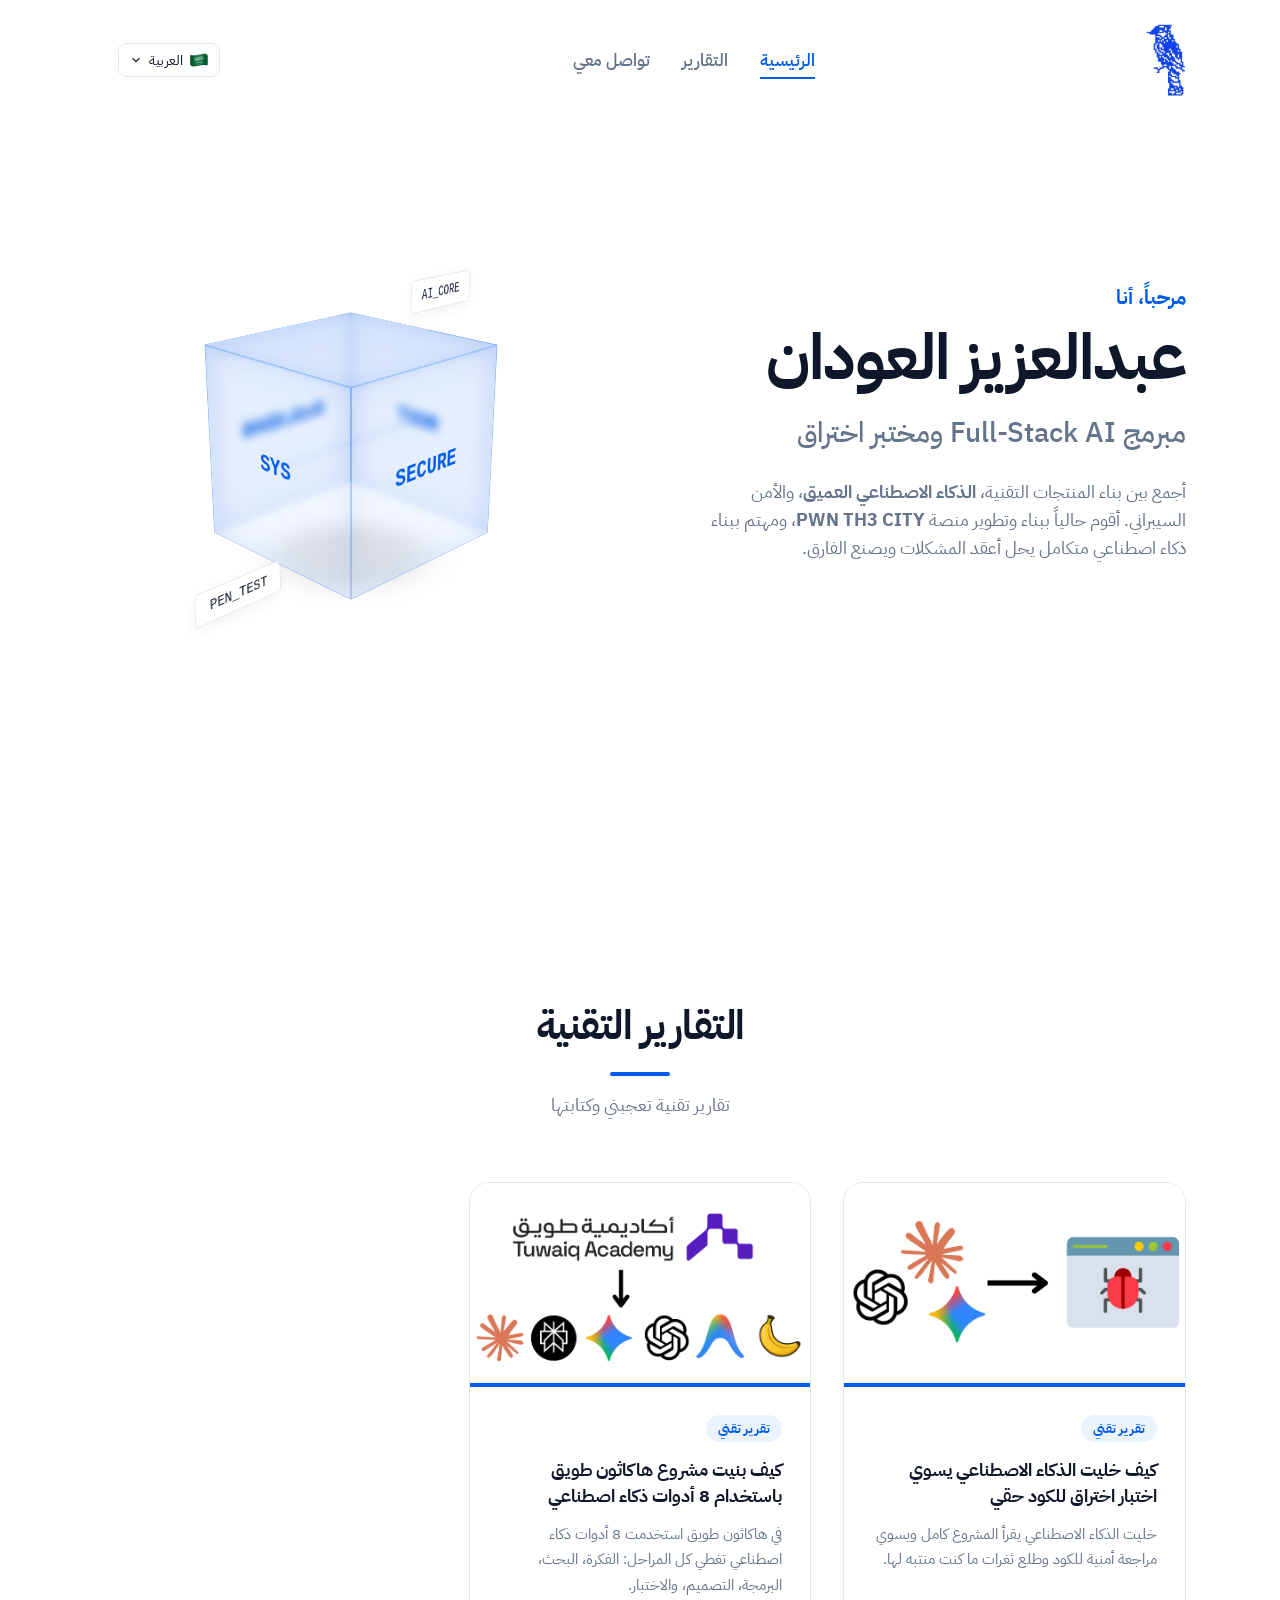
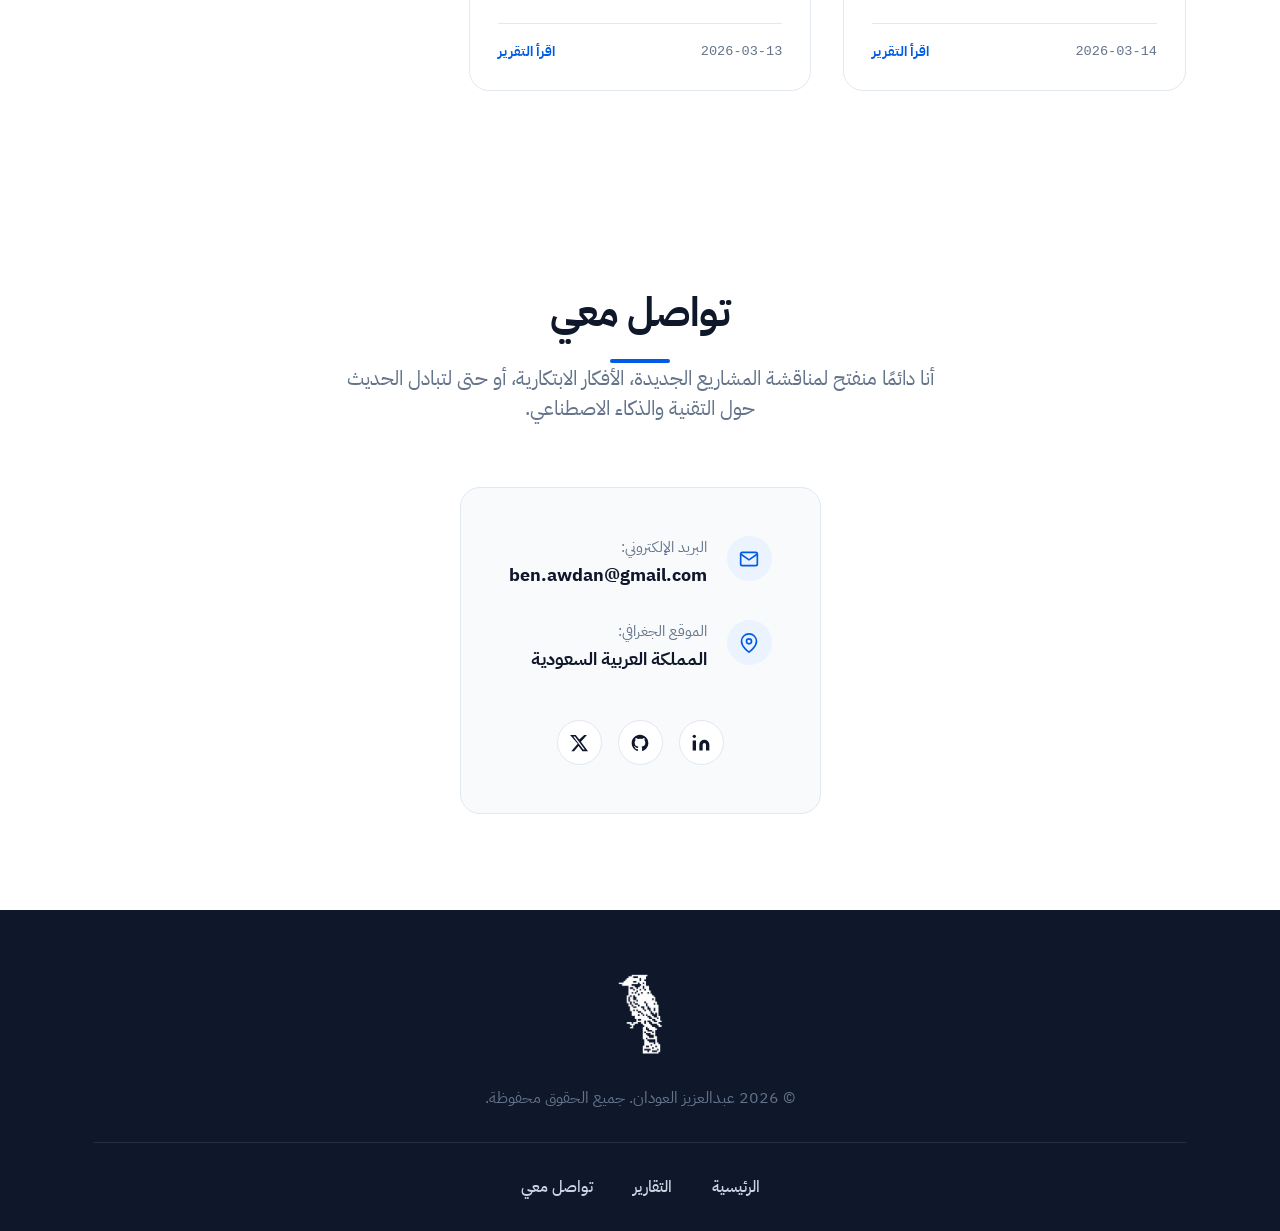
<file: index.html>
<!DOCTYPE html>
<html lang="ar" dir="rtl">

<head>
   <meta charset="UTF-8">
   <meta name="viewport" content="width=device-width, initial-scale=1.0">

   <!-- Primary SEO -->
   <title>Abdulaziz Alodan | عبدالعزيز العودان | al0dan</title>
   <meta name="description" content="الموقع الشخصي لعبدالعزيز العودان (Abdulaziz Alodan) — مطور Full-Stack، باحث أمن سيبراني، ومؤسس منصة PWN TH3 CITY. المملكة العربية السعودية.">
   <meta name="keywords" content="Abdulaziz Alodan, عبدالعزيز العودان, al0dan, cybersecurity, هاكر, Saudi Arabia, Full-Stack Developer, AI, PWN TH3 CITY">
   <meta name="author" content="Abdulaziz Alodan">
   <link rel="canonical" href="https://al0dan.com/">
   <meta name="robots" content="index, follow">

   <!-- Open Graph -->
   <meta property="og:type" content="website">
   <meta property="og:title" content="Abdulaziz Alodan | عبدالعزيز العودان | al0dan">
   <meta property="og:description" content="الموقع الشخصي لعبدالعزيز العودان — مطور Full-Stack، باحث أمن سيبراني، ومؤسس PWN TH3 CITY.">
   <meta property="og:image" content="imgs/my-logo-al0dan.png">
   <meta property="og:locale" content="ar_SA">
   <meta property="og:locale:alternate" content="en_US">

   <!-- Twitter / X Card -->
   <meta name="twitter:card" content="summary">
   <meta name="twitter:site" content="@al0dan">
   <meta name="twitter:creator" content="@al0dan">
   <meta name="twitter:title" content="Abdulaziz Alodan | عبدالعزيز العودان | al0dan">
   <meta name="twitter:description" content="الموقع الشخصي لعبدالعزيز العودان — مطور Full-Stack، باحث أمن سيبراني، ومؤسس PWN TH3 CITY.">
   <meta name="twitter:image" content="imgs/my-logo-al0dan.png">

   <!-- Person Structured Data -->
   <script type="application/ld+json">
   {
     "@context": "https://schema.org",
     "@type": "Person",
     "name": "Abdulaziz Alodan",
     "alternateName": ["عبدالعزيز العودان", "al0dan"],
     "url": "https://al0dan.com",
     "sameAs": [
       "https://x.com/al0dan",
       "https://github.com/al0dan",
       "https://www.linkedin.com/in/al0dan/"
     ],
     "jobTitle": "Cybersecurity Researcher & Full-Stack Developer",
     "description": "Cybersecurity researcher, Full-Stack AI developer, and founder of PWN TH3 CITY. Based in Saudi Arabia.",
     "addressCountry": "SA",
     "email": "ben.awdan@gmail.com"
   }
   </script>

   <!-- Google Fonts: IBM Plex Sans Arabic -->
   <link rel="preconnect" href="https://fonts.googleapis.com">
   <link rel="preconnect" href="https://fonts.gstatic.com" crossorigin>
   <link href="https://fonts.googleapis.com/css2?family=IBM+Plex+Sans+Arabic:wght@300;400;500;600;700&display=swap" rel="stylesheet">

   <!-- Main Stylesheet -->
   <link rel="stylesheet" href="style.css">
</head>

<body>
   <!-- Preloader -->
   <div id="preloader">
      <div class="spinner"></div>
   </div>

   <!-- Navbar -->
   <nav id="navbar">
      <div class="container nav-container">
         <a href="#" class="logo">
            <img src="imgs/my-logo-al0dan.png" alt="al0dan logo" class="logo-img">
         </a>
         <ul class="nav-links">
            <li><a href="#hero" class="active" data-i18n="nav_home">الرئيسية</a></li>
            <li><a href="#writeups" data-i18n="nav_writeups">التقارير</a></li>
            <li><a href="#contact" data-i18n="nav_contact">تواصل معي</a></li>
         </ul>
         <div class="lang-switcher" id="langSwitcher">
            <button class="lang-selected" id="langSelected" aria-haspopup="listbox" aria-expanded="false">
               <img src="imgs/flag-saudi-arabia_1f1f8-1f1e6.png" alt="" class="lang-flag" id="selectedFlag">
               <span id="selectedLangText">العربية</span>
               <svg class="lang-chevron" viewBox="0 0 24 24" fill="none" stroke="currentColor" stroke-width="2"><polyline points="6 9 12 15 18 9"/></svg>
            </button>
            <ul class="lang-dropdown" role="listbox" id="langDropdown">
               <li class="lang-option" data-lang="ar" role="option">
                  <img src="imgs/flag-saudi-arabia_1f1f8-1f1e6.png" alt="" class="lang-flag">
                  <span>العربية</span>
               </li>
               <li class="lang-option" data-lang="en" role="option">
                  <img src="imgs/flag-united-kingdom_1f1ec-1f1e7.png" alt="" class="lang-flag">
                  <span>English</span>
               </li>
               <li class="lang-option" data-lang="zh" role="option">
                  <img src="imgs/flag-china_1f1e8-1f1f3.png" alt="" class="lang-flag">
                  <span>中文</span>
               </li>
            </ul>
         </div>
         <div class="hamburger">
            <span class="bar"></span>
            <span class="bar"></span>
            <span class="bar"></span>
         </div>
      </div>
   </nav>

   <!-- Hero Section -->
   <header id="hero" class="section">
      <div class="container hero-container">
         <div class="hero-content reveal">
            <p class="subtitle" data-i18n="hero_subtitle">مرحباً، أنا</p>
            <h1 class="title" data-i18n="hero_title">عبدالعزيز العودان</h1>
            <h2 class="role" data-i18n="hero_role">مبرمج Full-Stack AI ومختبر اختراق</h2>
            <p class="description" data-i18n="hero_desc">
               أجمع بين بناء المنتجات التقنية، <strong>الذكاء الاصطناعي العميق</strong>، والأمن السيبراني. أقوم حالياً ببناء وتطوير منصة <strong>PWN TH3
                  CITY</strong>، ومهتم ببناء ذكاء اصطناعي متكامل يحل أعقد المشكلات ويصنع الفارق.
            </p>
         </div>
         <div class="hero-visual reveal">
            <div class="cyber-cube-container">
               <div class="cyber-cube">
                  <div class="face front">
                     <span class="glitch-text" data-text="SECURE">SECURE</span>
                  </div>
                  <div class="face back">
                     <span class="glitch-text" data-text="0xAL0DAN">0xAL0DAN</span>
                  </div>
                  <div class="face right">
                     <span class="glitch-text" data-text="ROOT">ROOT</span>
                  </div>
                  <div class="face left">
                     <span class="glitch-text" data-text="SYS">SYS</span>
                  </div>
                  <div class="face top"></div>
                  <div class="face bottom"></div>
               </div>
               <div class="cube-shadow"></div>
               <div class="floating-badge badge-1">AI_CORE</div>
               <div class="floating-badge badge-2">PEN_TEST</div>
            </div>
         </div>
      </div>
   </header>


   <!-- Write-ups Section -->
   <section id="writeups" class="section">
      <div class="container">
         <div class="section-header reveal">
            <h2 data-i18n="writeups_title">التقارير التقنية</h2>
            <div class="line"></div>
            <p class="section-sub" data-i18n="writeups_desc">تقارير تقنية تعجبني وكتابتها</p>
         </div>
         <div class="writeups-grid" id="writeups-grid"></div>
      </div>
   </section>

   <!-- Contact Section -->
   <section id="contact" class="section">
      <div class="container contact-container">
         <div class="section-header reveal">
            <h2 data-i18n="contact_title">تواصل معي</h2>
            <div class="line"></div>
            <p class="contact-desc" data-i18n="contact_desc">أنا دائمًا منفتح لمناقشة المشاريع الجديدة، الأفكار الابتكارية، أو حتى لتبادل الحديث
               حول التقنية والذكاء الاصطناعي.</p>
         </div>

         <div class="contact-wrapper">
            <div class="contact-info reveal">
               <div class="info-item">
                  <div class="info-icon">
                     <svg viewBox="0 0 24 24" fill="none" stroke="currentColor" stroke-width="2">
                        <path d="M4 4h16c1.1 0 2 .9 2 2v12c0 1.1-.9 2-2 2H4c-1.1 0-2-.9-2-2V6c0-1.1.9-2 2-2z" />
                        <polyline points="22,6 12,13 2,6" />
                     </svg>
                  </div>
                  <div>
                     <span class="info-label" data-i18n="contact_email">البريد الإلكتروني:</span>
                     <a href="mailto:ben.awdan@gmail.com" class="info-value">ben.awdan@gmail.com</a>
                  </div>
               </div>
               <div class="info-item">
                  <div class="info-icon">
                     <svg viewBox="0 0 24 24" fill="none" stroke="currentColor" stroke-width="2">
                        <path d="M21 10c0 7-9 13-9 13s-9-6-9-13a9 9 0 0 1 18 0z" />
                        <circle cx="12" cy="10" r="3" />
                     </svg>
                  </div>
                  <div>
                     <span class="info-label" data-i18n="contact_location_label">الموقع الجغرافي:</span>
                     <span class="info-value" data-i18n="contact_location">المملكة العربية السعودية</span>
                  </div>
               </div>

               <div class="social-links">
                  <a href="https://www.linkedin.com/in/al0dan/" target="_blank" rel="noopener" class="social-link" aria-label="LinkedIn">
                     <svg viewBox="0 0 24 24" fill="currentColor">
                        <path d="M16 8a6 6 0 0 1 6 6v7h-4v-7a2 2 0 0 0-2-2 2 2 0 0 0-2 2v7h-4v-7a6 6 0 0 1 6-6z" />
                        <rect x="2" y="9" width="4" height="12" />
                        <circle cx="4" cy="4" r="2" />
                     </svg>
                  </a>
                  <a href="https://github.com/al0dan" target="_blank" rel="noopener" class="social-link" aria-label="GitHub">
                     <svg viewBox="0 0 24 24" fill="currentColor">
                        <path
                           d="M12 2C6.477 2 2 6.477 2 12c0 4.42 2.865 8.166 6.839 9.489.5.092.682-.217.682-.482 0-.237-.008-.866-.013-1.7-2.782.603-3.369-1.34-3.369-1.34-.454-1.156-1.11-1.462-1.11-1.462-.908-.62.069-.608.069-.608 1.003.07 1.531 1.03 1.531 1.03.892 1.529 2.341 1.087 2.91.831.092-.646.35-1.086.636-1.336-2.22-.253-4.555-1.11-4.555-4.943 0-1.091.39-1.984 1.029-2.683-.103-.253-.446-1.27.098-2.647 0 0 .84-.269 2.75 1.025A9.578 9.578 0 0112 6.836c.85.004 1.705.114 2.504.336 1.909-1.294 2.747-1.025 2.747-1.025.546 1.377.203 2.394.1 2.647.64.699 1.028 1.592 1.028 2.683 0 3.842-2.339 4.687-4.566 4.935.359.309.678.919.678 1.852 0 1.336-.012 2.415-.012 2.743 0 .267.18.578.688.48C19.138 20.161 22 16.416 22 12c0-5.523-4.477-10-10-10z" />
                     </svg>
                  </a>
                  <a href="https://x.com/al0dan" target="_blank" rel="noopener" class="social-link" aria-label="X">
                     <svg viewBox="0 0 24 24" fill="currentColor">
                        <path d="M18.244 2.25h3.308l-7.227 8.26 8.502 11.24H16.17l-4.714-6.231-5.401 6.231H2.746l7.73-8.835L1.254 2.25H8.08l4.253 5.622 5.911-5.622Zm-1.161 17.52h1.833L7.084 4.126H5.117z"/>
                     </svg>
                  </a>
               </div>
            </div>

         </div>
      </div>
   </section>

   <!-- Footer -->
   <footer>
      <div class="container footer-container">
         <div class="footer-logo">
            <img src="imgs/my-logo-al0dan.png" alt="al0dan logo" class="footer-logo-img">
         </div>
         <p>&copy; <span id="year"></span> <span data-i18n="footer_copy">عبدالعزيز العودان. جميع الحقوق محفوظة.</span></p>
         <div class="footer-links">
            <a href="#hero" data-i18n="nav_home">الرئيسية</a>
            <a href="#writeups" data-i18n="nav_writeups">التقارير</a>
            <a href="#contact" data-i18n="nav_contact">تواصل معي</a>
         </div>
      </div>
   </footer>

   <!-- Twitter Widget -->
   <script async src="https://platform.twitter.com/widgets.js" charset="utf-8"></script>
   <!-- Main Script -->
   <script src="script.js"></script>
</body>

</html>
</file>
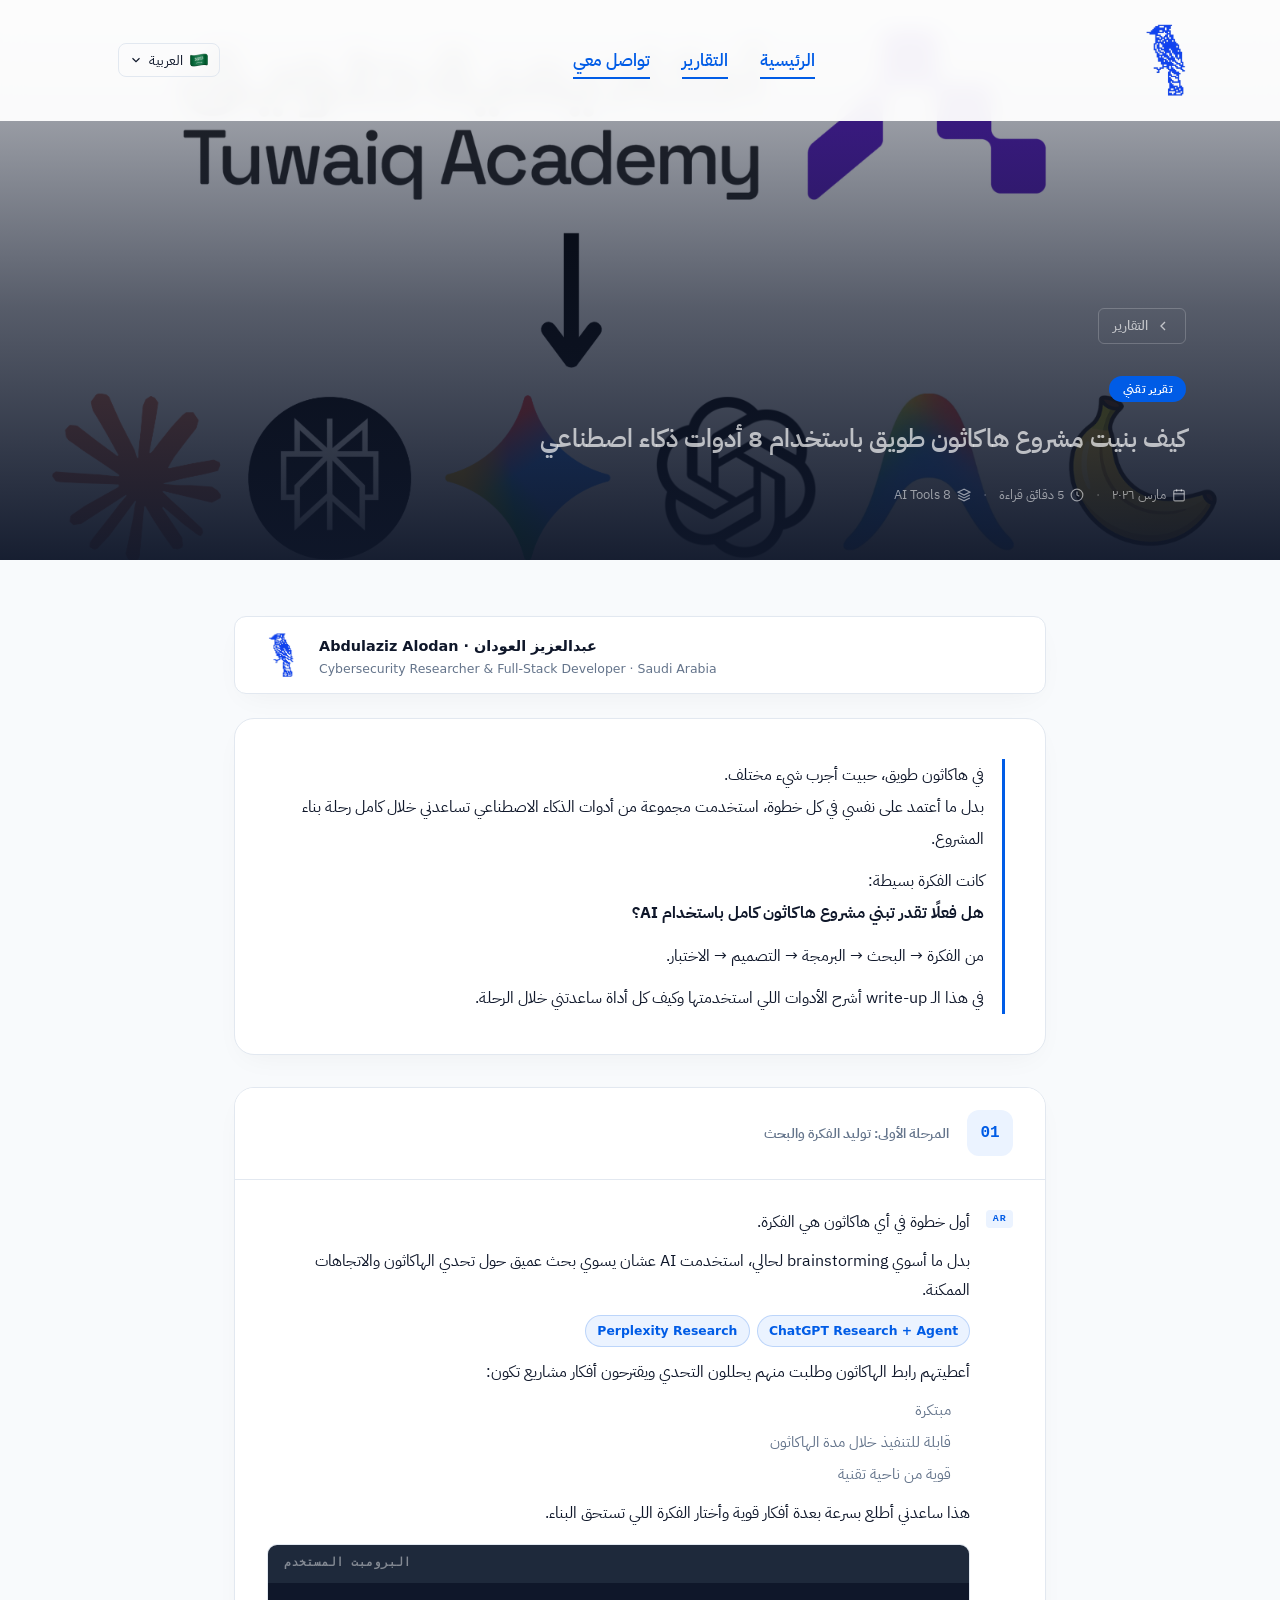
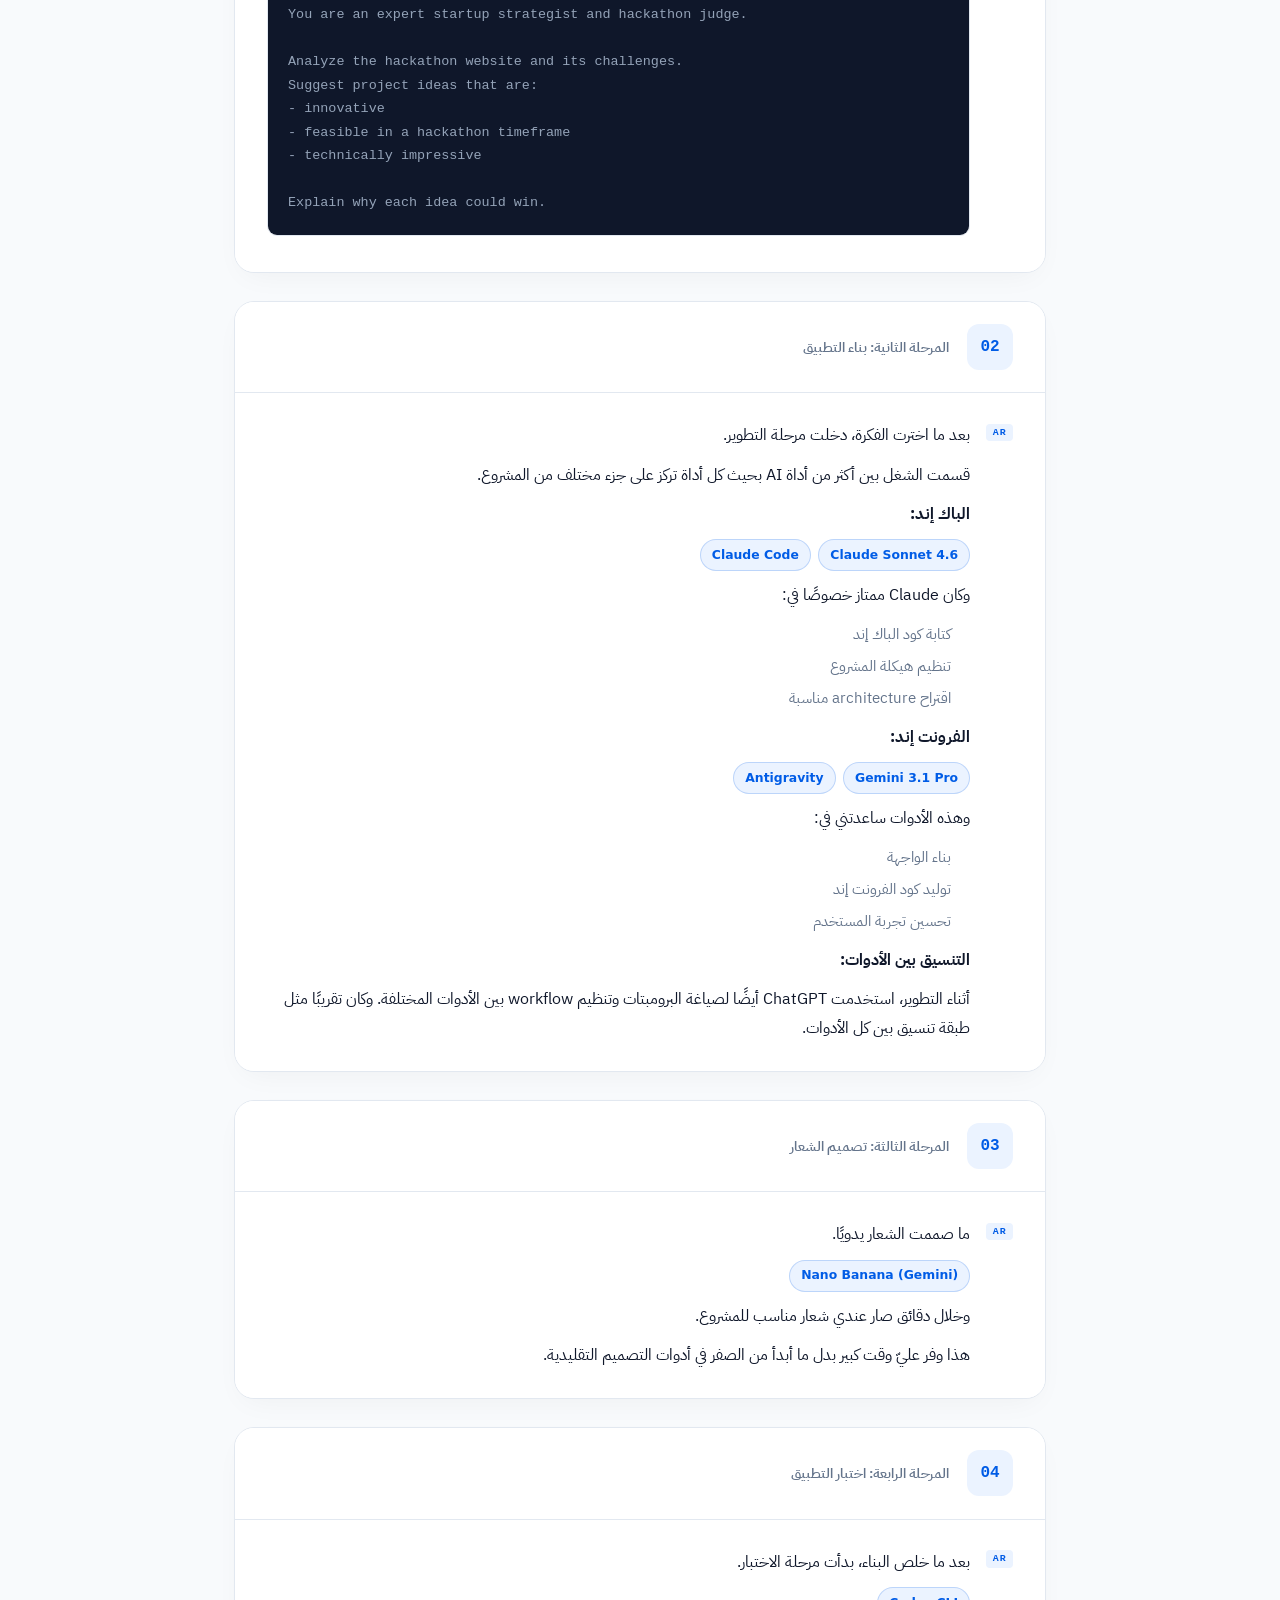
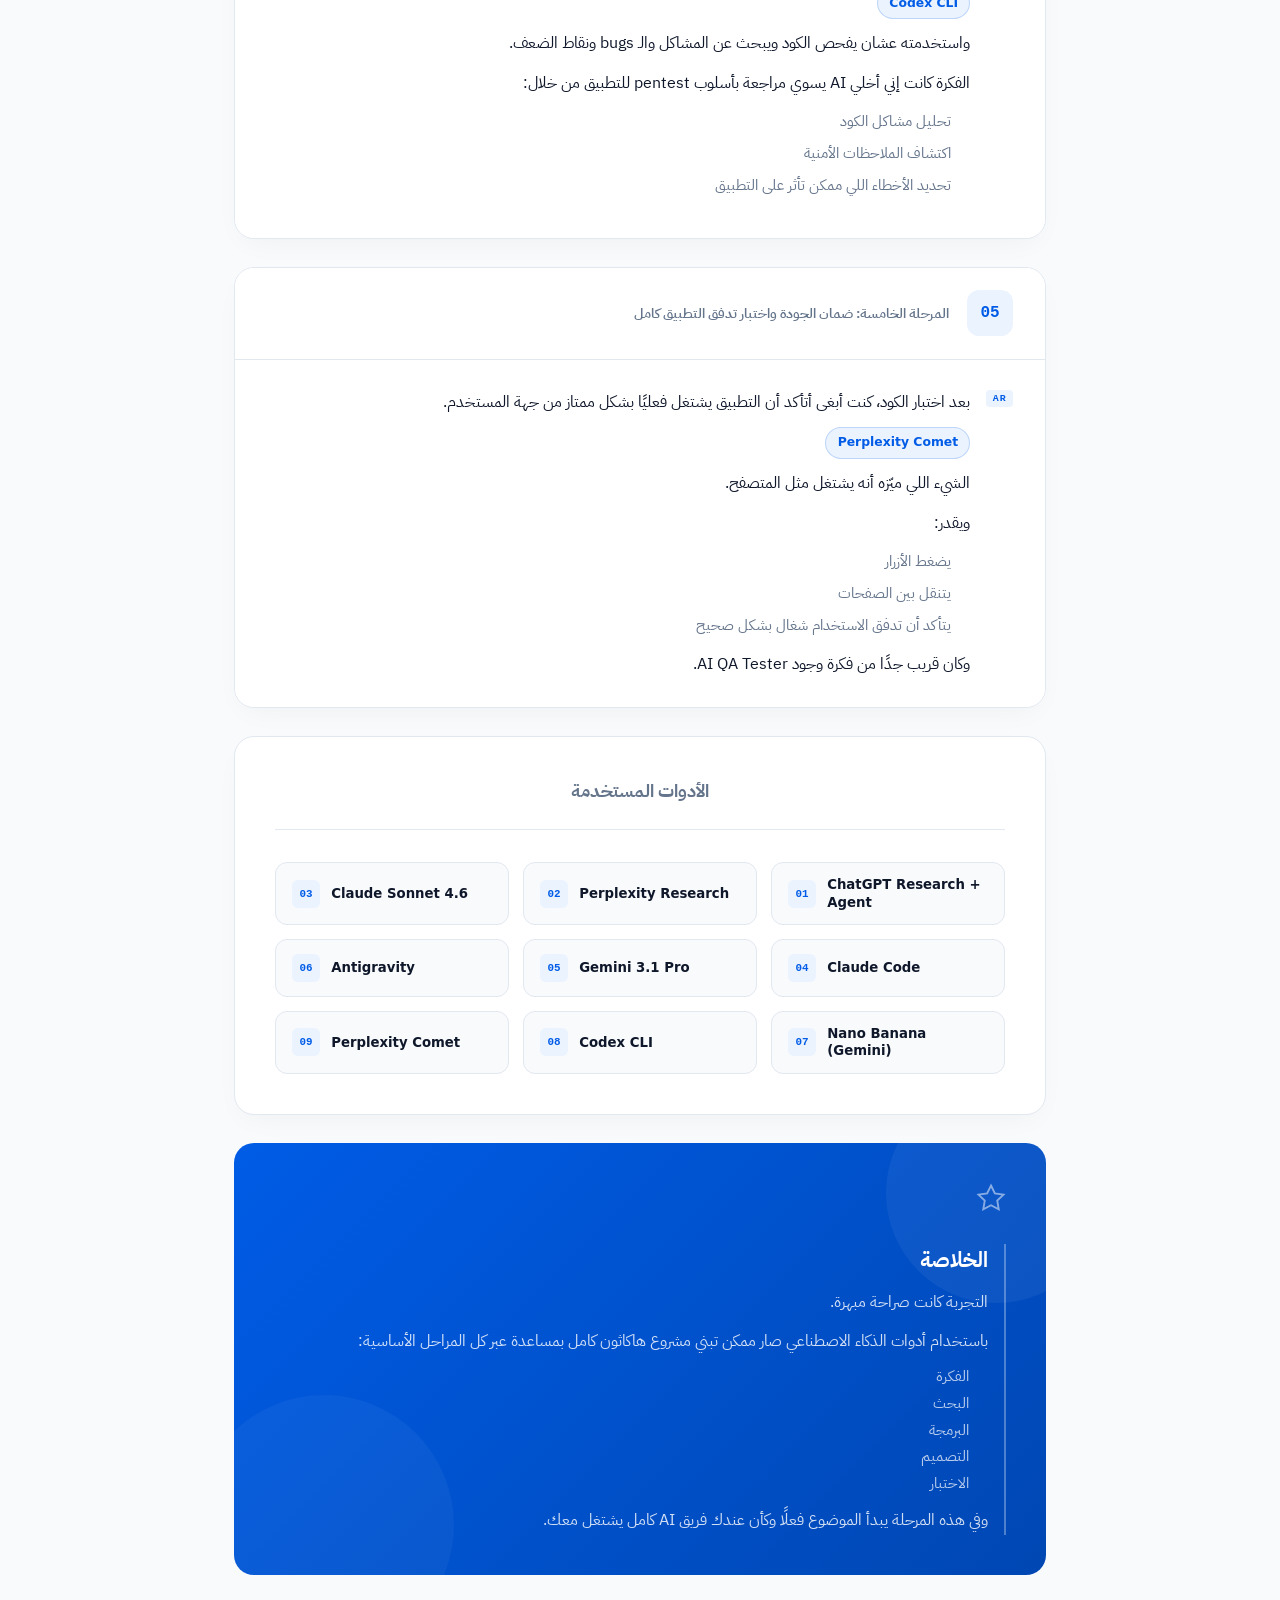
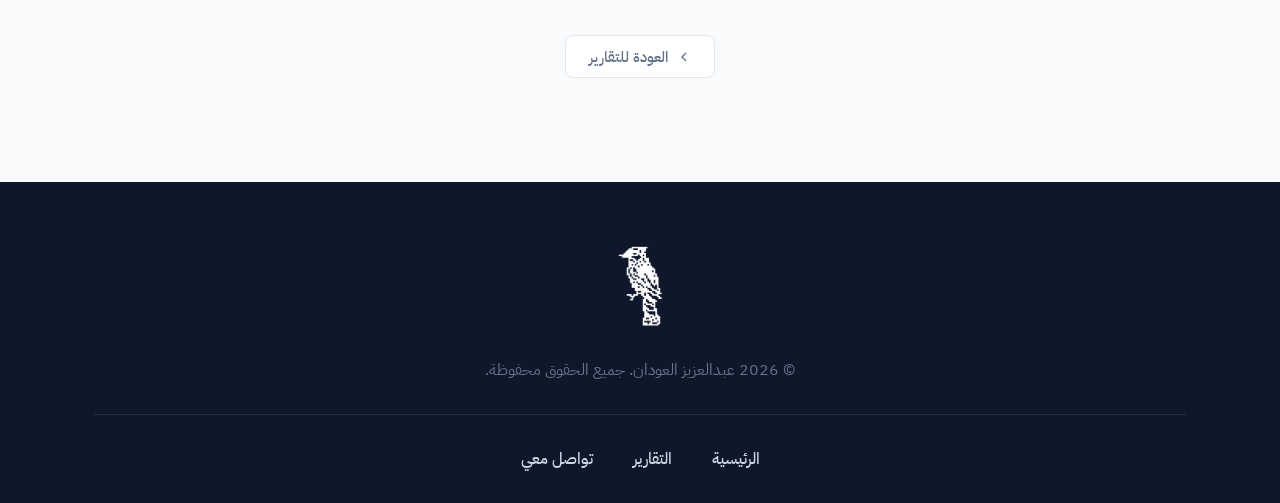
<file: writeup-1.html>
<!DOCTYPE html>
<html lang="ar" dir="rtl">

<head>
   <meta charset="UTF-8">
   <meta name="viewport" content="width=device-width, initial-scale=1.0">
   <!-- Primary SEO -->
   <title>How I Built a Tuwaiq Hackathon Project Using 8 AI Tools | Abdulaziz Alodan (al0dan)</title>
   <meta name="description" content="Abdulaziz Alodan (al0dan) explains how he used 8 AI tools — ChatGPT, Claude, Gemini, and more — to build a complete hackathon project from idea to testing.">
   <meta name="author" content="Abdulaziz Alodan">
   <link rel="canonical" href="https://al0dan.com/writeup-1.html">
   <meta name="robots" content="index, follow">

   <!-- Open Graph -->
   <meta property="og:type" content="article">
   <meta property="og:title" content="How I Built a Tuwaiq Hackathon Project Using 8 AI Tools | Abdulaziz Alodan">
   <meta property="og:description" content="Abdulaziz Alodan explains how he used 8 AI tools to build a complete hackathon project — from idea to testing.">
   <meta property="og:image" content="imgs/blog1.png">
   <meta property="og:locale" content="ar_SA">
   <meta property="og:locale:alternate" content="en_US">
   <meta property="article:author" content="Abdulaziz Alodan">
   <meta property="article:published_time" content="2026-03-13">

   <!-- Twitter / X Card -->
   <meta name="twitter:card" content="summary_large_image">
   <meta name="twitter:site" content="@al0dan">
   <meta name="twitter:creator" content="@al0dan">
   <meta name="twitter:title" content="How I Built a Tuwaiq Hackathon Project Using 8 AI Tools">
   <meta name="twitter:description" content="Abdulaziz Alodan explains how he used 8 AI tools to build a full hackathon project.">
   <meta name="twitter:image" content="imgs/blog1.png">

   <!-- Article Structured Data -->
   <script type="application/ld+json">
   {
     "@context": "https://schema.org",
     "@type": "BlogPosting",
     "headline": "How I Built a Tuwaiq Hackathon Project Using 8 AI Tools",
     "alternativeHeadline": "كيف بنيت مشروع هاكاثون طويق باستخدام 8 أدوات ذكاء اصطناعي",
     "image": "https://al0dan.com/imgs/blog1.png",
     "datePublished": "2026-03-13",
     "inLanguage": ["ar", "en"],
     "author": {
       "@type": "Person",
       "name": "Abdulaziz Alodan",
       "alternateName": ["عبدالعزيز العودان", "al0dan"],
       "url": "https://al0dan.com"
     },
     "publisher": {
       "@type": "Person",
       "name": "Abdulaziz Alodan",
       "url": "https://al0dan.com"
     },
     "description": "Abdulaziz Alodan (al0dan) explains how he used 8 AI tools to build a complete Tuwaiq hackathon project from idea generation to testing.",
     "url": "https://al0dan.com/writeup-1.html"
   }
   </script>

   <link rel="preconnect" href="https://fonts.googleapis.com">
   <link rel="preconnect" href="https://fonts.gstatic.com" crossorigin>
   <link href="https://fonts.googleapis.com/css2?family=IBM+Plex+Sans+Arabic:wght@300;400;500;600;700&display=swap" rel="stylesheet">

   <link rel="stylesheet" href="style.css">
</head>

<body>
   <!-- Preloader -->
   <div id="preloader">
      <div class="spinner"></div>
   </div>

   <!-- Navbar -->
   <nav id="navbar">
      <div class="container nav-container">
         <a href="index.html" class="logo">
            <img src="imgs/my-logo-al0dan.png" alt="al0dan logo" class="logo-img">
         </a>
         <ul class="nav-links">
            <li><a href="index.html#hero" data-i18n="nav_home">الرئيسية</a></li>
            <li><a href="index.html#writeups" class="active" data-i18n="nav_writeups">التقارير</a></li>
            <li><a href="index.html#contact" data-i18n="nav_contact">تواصل معي</a></li>
         </ul>
         <div class="lang-switcher" id="langSwitcher">
            <button class="lang-selected" id="langSelected" aria-haspopup="listbox" aria-expanded="false">
               <img src="imgs/flag-saudi-arabia_1f1f8-1f1e6.png" alt="" class="lang-flag" id="selectedFlag">
               <span id="selectedLangText">العربية</span>
               <svg class="lang-chevron" viewBox="0 0 24 24" fill="none" stroke="currentColor" stroke-width="2"><polyline points="6 9 12 15 18 9"/></svg>
            </button>
            <ul class="lang-dropdown" role="listbox" id="langDropdown">
               <li class="lang-option" data-lang="ar" role="option">
                  <img src="imgs/flag-saudi-arabia_1f1f8-1f1e6.png" alt="" class="lang-flag">
                  <span>العربية</span>
               </li>
               <li class="lang-option" data-lang="en" role="option">
                  <img src="imgs/flag-united-kingdom_1f1ec-1f1e7.png" alt="" class="lang-flag">
                  <span>English</span>
               </li>
               <li class="lang-option" data-lang="zh" role="option">
                  <img src="imgs/flag-china_1f1e8-1f1f3.png" alt="" class="lang-flag">
                  <span>中文</span>
               </li>
            </ul>
         </div>
         <div class="hamburger">
            <span class="bar"></span>
            <span class="bar"></span>
            <span class="bar"></span>
         </div>
      </div>
   </nav>

   <!-- Article Hero -->
   <div class="article-hero">
      <div class="article-hero-img-wrap">
         <img src="imgs/blog1.png" alt="Article Cover" class="article-cover-img">
         <div class="article-hero-overlay"></div>
      </div>
      <div class="container article-hero-inner">
         <a href="index.html#writeups" class="back-btn">
            <svg viewBox="0 0 24 24" fill="none" stroke="currentColor" stroke-width="2" width="16" height="16"><polyline points="15 18 9 12 15 6"/></svg>
            <span data-i18n="nav_writeups">التقارير</span>
         </a>
         <div class="article-hero-titles">
            <span class="article-category-badge">تقرير تقني</span>
            <h1 class="article-title-en" data-article-lang="en">How I Built a Tuwaiq Hackathon Project<br>Using 8 AI Tools</h1>
            <h2 class="article-title-ar" data-article-lang="ar">كيف بنيت مشروع هاكاثون طويق باستخدام 8 أدوات ذكاء اصطناعي</h2>
         </div>
         <div class="article-meta-bar">
            <span class="meta-item">
               <svg viewBox="0 0 24 24" fill="none" stroke="currentColor" stroke-width="2" width="14" height="14"><rect x="3" y="4" width="18" height="18" rx="2"/><line x1="16" y1="2" x2="16" y2="6"/><line x1="8" y1="2" x2="8" y2="6"/><line x1="3" y1="10" x2="21" y2="10"/></svg>
               <span data-article-lang="ar">مارس ٢٠٢٦</span>
               <span data-article-lang="en">March 2026</span>
            </span>
            <span class="meta-divider">·</span>
            <span class="meta-item">
               <svg viewBox="0 0 24 24" fill="none" stroke="currentColor" stroke-width="2" width="14" height="14"><circle cx="12" cy="12" r="10"/><polyline points="12 6 12 12 16 14"/></svg>
               <span data-article-lang="ar">5 دقائق قراءة</span>
               <span data-article-lang="en">5 min read</span>
            </span>
            <span class="meta-divider">·</span>
            <span class="meta-item">
               <svg viewBox="0 0 24 24" fill="none" stroke="currentColor" stroke-width="2" width="14" height="14"><path d="M12 2L2 7l10 5 10-5-10-5z"/><path d="M2 17l10 5 10-5"/><path d="M2 12l10 5 10-5"/></svg>
               8 AI Tools
            </span>
         </div>
      </div>
   </div>

   <!-- Article Body -->
   <main class="article-main">
      <div class="article-container">

         <!-- ── Author ── -->
         <div class="article-author reveal">
            <img src="imgs/my-logo-al0dan.png" alt="Abdulaziz Alodan logo" class="author-avatar">
            <div class="author-info">
               <span class="author-name">
                  <a href="index.html" rel="author">Abdulaziz Alodan · عبدالعزيز العودان</a>
               </span>
               <span class="author-role">Cybersecurity Researcher &amp; Full-Stack Developer · Saudi Arabia</span>
            </div>
         </div>

         <!-- ── Intro ── -->
         <div class="bilingual-intro reveal">
            <div class="intro-en" data-article-lang="en">
               <p>In Tuwaiq Hackathon, I wanted to try something different.<br>
               Instead of relying only on myself in every step, I used a set of AI tools to help me through the full product-building process.</p>
               <p>The experiment was simple:<br>
               <strong>Can you build a full hackathon project using AI?</strong></p>
               <p>From idea → research → coding → design → testing.</p>
               <p>In this write-up, I explain the tools I used and how each one helped me during the process.</p>
            </div>
            <div class="intro-lang-divider article-lang-sep"></div>
            <div class="intro-ar" data-article-lang="ar">
               <p>في هاكاثون طويق، حبيت أجرب شيء مختلف.<br>
               بدل ما أعتمد على نفسي في كل خطوة، استخدمت مجموعة من أدوات الذكاء الاصطناعي تساعدني خلال كامل رحلة بناء المشروع.</p>
               <p>كانت الفكرة بسيطة:<br>
               <strong>هل فعلًا تقدر تبني مشروع هاكاثون كامل باستخدام AI؟</strong></p>
               <p>من الفكرة → البحث → البرمجة → التصميم → الاختبار.</p>
               <p>في هذا الـ write-up أشرح الأدوات اللي استخدمتها وكيف كل أداة ساعدتني خلال الرحلة.</p>
            </div>
         </div>

         <!-- ── Phase 1 ── -->
         <div class="phase-card reveal">
            <div class="phase-header">
               <span class="phase-num">01</span>
               <div class="phase-titles-wrap">
                  <p class="phase-title-en" data-article-lang="en">Phase 1: Idea Generation and Research</p>
                  <p class="phase-title-ar" data-article-lang="ar">المرحلة الأولى: توليد الفكرة والبحث</p>
               </div>
            </div>
            <div class="ltr-block lang-block" data-article-lang="en">
               <span class="lang-tag">EN</span>
               <div class="lang-content">
                  <p>The first step in any hackathon is the idea.</p>
                  <p>Instead of brainstorming alone, I used AI to do deep research around the hackathon challenge and possible directions.</p>
                  <div class="tools-inline">
                     <span class="tool-pill">ChatGPT Research + Agent</span>
                     <span class="tool-pill">Perplexity Research</span>
                  </div>
                  <p>I gave the tools the hackathon link and asked them to analyze the challenge and suggest project ideas that were:</p>
                  <ul class="article-list">
                     <li>innovative</li>
                     <li>feasible in a hackathon timeframe</li>
                     <li>technically impressive</li>
                  </ul>
                  <p>This helped me quickly generate multiple strong directions and choose the one worth building.</p>
                  <div class="prompt-block">
                     <div class="prompt-header">
                        <span class="prompt-label">Prompt Used</span>
                     </div>
                     <pre class="prompt-code">You are an expert startup strategist and hackathon judge.

Analyze the hackathon website and its challenges.
Suggest project ideas that are:
- innovative
- feasible in a hackathon timeframe
- technically impressive

Explain why each idea could win.</pre>
                  </div>
               </div>
            </div>
            <div class="lang-separator article-lang-sep"></div>
            <div class="rtl-block lang-block" data-article-lang="ar">
               <span class="lang-tag">AR</span>
               <div class="lang-content">
                  <p>أول خطوة في أي هاكاثون هي الفكرة.</p>
                  <p>بدل ما أسوي brainstorming لحالي، استخدمت AI عشان يسوي بحث عميق حول تحدي الهاكاثون والاتجاهات الممكنة.</p>
                  <div class="tools-inline">
                     <span class="tool-pill">ChatGPT Research + Agent</span>
                     <span class="tool-pill">Perplexity Research</span>
                  </div>
                  <p>أعطيتهم رابط الهاكاثون وطلبت منهم يحللون التحدي ويقترحون أفكار مشاريع تكون:</p>
                  <ul class="article-list">
                     <li>مبتكرة</li>
                     <li>قابلة للتنفيذ خلال مدة الهاكاثون</li>
                     <li>قوية من ناحية تقنية</li>
                  </ul>
                  <p>هذا ساعدني أطلع بسرعة بعدة أفكار قوية وأختار الفكرة اللي تستحق البناء.</p>
                  <div class="prompt-block">
                     <div class="prompt-header">
                        <span class="prompt-label">البرومبت المستخدم</span>
                     </div>
                     <pre class="prompt-code" dir="ltr">You are an expert startup strategist and hackathon judge.

Analyze the hackathon website and its challenges.
Suggest project ideas that are:
- innovative
- feasible in a hackathon timeframe
- technically impressive

Explain why each idea could win.</pre>
                  </div>
               </div>
            </div>
         </div>

         <!-- ── Phase 2 ── -->
         <div class="phase-card reveal">
            <div class="phase-header">
               <span class="phase-num">02</span>
               <div class="phase-titles-wrap">
                  <p class="phase-title-en" data-article-lang="en">Phase 2: Building the Application</p>
                  <p class="phase-title-ar" data-article-lang="ar">المرحلة الثانية: بناء التطبيق</p>
               </div>
            </div>
            <div class="ltr-block lang-block" data-article-lang="en">
               <span class="lang-tag">EN</span>
               <div class="lang-content">
                  <p>After choosing the idea, I moved into the development phase.</p>
                  <p>I split the work across multiple AI tools so each one focused on a different part of the project.</p>
                  <p><strong>Backend:</strong></p>
                  <div class="tools-inline">
                     <span class="tool-pill">Claude Sonnet 4.6</span>
                     <span class="tool-pill">Claude Code</span>
                  </div>
                  <p>Claude was especially useful for:</p>
                  <ul class="article-list">
                     <li>writing backend code</li>
                     <li>structuring the project</li>
                     <li>suggesting a good architecture</li>
                  </ul>
                  <p><strong>Frontend:</strong></p>
                  <div class="tools-inline">
                     <span class="tool-pill">Gemini 3.1 Pro</span>
                     <span class="tool-pill">Antigravity</span>
                  </div>
                  <p>These tools helped with:</p>
                  <ul class="article-list">
                     <li>building the interface</li>
                     <li>generating frontend code</li>
                     <li>improving the user experience</li>
                  </ul>
                  <p><strong>Coordination:</strong></p>
                  <p>During development, I also used ChatGPT to refine prompts and organize the workflow between the different tools. It acted almost like a coordination layer between them.</p>
               </div>
            </div>
            <div class="lang-separator article-lang-sep"></div>
            <div class="rtl-block lang-block" data-article-lang="ar">
               <span class="lang-tag">AR</span>
               <div class="lang-content">
                  <p>بعد ما اخترت الفكرة، دخلت مرحلة التطوير.</p>
                  <p>قسمت الشغل بين أكثر من أداة AI بحيث كل أداة تركز على جزء مختلف من المشروع.</p>
                  <p><strong>الباك إند:</strong></p>
                  <div class="tools-inline">
                     <span class="tool-pill">Claude Sonnet 4.6</span>
                     <span class="tool-pill">Claude Code</span>
                  </div>
                  <p>وكان Claude ممتاز خصوصًا في:</p>
                  <ul class="article-list">
                     <li>كتابة كود الباك إند</li>
                     <li>تنظيم هيكلة المشروع</li>
                     <li>اقتراح architecture مناسبة</li>
                  </ul>
                  <p><strong>الفرونت إند:</strong></p>
                  <div class="tools-inline">
                     <span class="tool-pill">Gemini 3.1 Pro</span>
                     <span class="tool-pill">Antigravity</span>
                  </div>
                  <p>وهذه الأدوات ساعدتني في:</p>
                  <ul class="article-list">
                     <li>بناء الواجهة</li>
                     <li>توليد كود الفرونت إند</li>
                     <li>تحسين تجربة المستخدم</li>
                  </ul>
                  <p><strong>التنسيق بين الأدوات:</strong></p>
                  <p>أثناء التطوير، استخدمت ChatGPT أيضًا لصياغة البرومبتات وتنظيم workflow بين الأدوات المختلفة. وكان تقريبًا مثل طبقة تنسيق بين كل الأدوات.</p>
               </div>
            </div>
         </div>

         <!-- ── Phase 3 ── -->
         <div class="phase-card reveal">
            <div class="phase-header">
               <span class="phase-num">03</span>
               <div class="phase-titles-wrap">
                  <p class="phase-title-en" data-article-lang="en">Phase 3: Logo Design</p>
                  <p class="phase-title-ar" data-article-lang="ar">المرحلة الثالثة: تصميم الشعار</p>
               </div>
            </div>
            <div class="ltr-block lang-block" data-article-lang="en">
               <span class="lang-tag">EN</span>
               <div class="lang-content">
                  <p>I did not design the logo manually.</p>
                  <div class="tools-inline">
                     <span class="tool-pill">Nano Banana (Gemini)</span>
                  </div>
                  <p>Within minutes, I had a logo that matched the project well.</p>
                  <p>This saved a lot of time compared to doing everything from scratch in traditional design tools.</p>
               </div>
            </div>
            <div class="lang-separator article-lang-sep"></div>
            <div class="rtl-block lang-block" data-article-lang="ar">
               <span class="lang-tag">AR</span>
               <div class="lang-content">
                  <p>ما صممت الشعار يدويًا.</p>
                  <div class="tools-inline">
                     <span class="tool-pill">Nano Banana (Gemini)</span>
                  </div>
                  <p>وخلال دقائق صار عندي شعار مناسب للمشروع.</p>
                  <p>هذا وفر عليّ وقت كبير بدل ما أبدأ من الصفر في أدوات التصميم التقليدية.</p>
               </div>
            </div>
         </div>

         <!-- ── Phase 4 ── -->
         <div class="phase-card reveal">
            <div class="phase-header">
               <span class="phase-num">04</span>
               <div class="phase-titles-wrap">
                  <p class="phase-title-en" data-article-lang="en">Phase 4: Testing the Application</p>
                  <p class="phase-title-ar" data-article-lang="ar">المرحلة الرابعة: اختبار التطبيق</p>
               </div>
            </div>
            <div class="ltr-block lang-block" data-article-lang="en">
               <span class="lang-tag">EN</span>
               <div class="lang-content">
                  <p>Once the build was complete, I moved to testing.</p>
                  <div class="tools-inline">
                     <span class="tool-pill">Codex CLI</span>
                  </div>
                  <p>I used it to inspect the codebase and look for issues, bugs, and weak points.</p>
                  <p>The idea was to let AI perform a kind of pentest-style review of the application by:</p>
                  <ul class="article-list">
                     <li>analyzing code issues</li>
                     <li>spotting security concerns</li>
                     <li>identifying bugs that could affect the app</li>
                  </ul>
               </div>
            </div>
            <div class="lang-separator article-lang-sep"></div>
            <div class="rtl-block lang-block" data-article-lang="ar">
               <span class="lang-tag">AR</span>
               <div class="lang-content">
                  <p>بعد ما خلص البناء، بدأت مرحلة الاختبار.</p>
                  <div class="tools-inline">
                     <span class="tool-pill">Codex CLI</span>
                  </div>
                  <p>واستخدمته عشان يفحص الكود ويبحث عن المشاكل والـ bugs ونقاط الضعف.</p>
                  <p>الفكرة كانت إني أخلي AI يسوي مراجعة بأسلوب pentest للتطبيق من خلال:</p>
                  <ul class="article-list">
                     <li>تحليل مشاكل الكود</li>
                     <li>اكتشاف الملاحظات الأمنية</li>
                     <li>تحديد الأخطاء اللي ممكن تأثر على التطبيق</li>
                  </ul>
               </div>
            </div>
         </div>

         <!-- ── Phase 5 ── -->
         <div class="phase-card reveal">
            <div class="phase-header">
               <span class="phase-num">05</span>
               <div class="phase-titles-wrap">
                  <p class="phase-title-en" data-article-lang="en">Phase 5: QA and Full Flow Testing</p>
                  <p class="phase-title-ar" data-article-lang="ar">المرحلة الخامسة: ضمان الجودة واختبار تدفق التطبيق كامل</p>
               </div>
            </div>
            <div class="ltr-block lang-block" data-article-lang="en">
               <span class="lang-tag">EN</span>
               <div class="lang-content">
                  <p>After code-level testing, I wanted to verify that the app actually worked well from the user side.</p>
                  <div class="tools-inline">
                     <span class="tool-pill">Perplexity Comet</span>
                  </div>
                  <p>What made it useful is that it behaves like a browser.</p>
                  <p>It can:</p>
                  <ul class="article-list">
                     <li>click buttons</li>
                     <li>move across pages</li>
                     <li>verify that the flow works correctly</li>
                  </ul>
                  <p>It felt very close to having an AI QA tester.</p>
               </div>
            </div>
            <div class="lang-separator article-lang-sep"></div>
            <div class="rtl-block lang-block" data-article-lang="ar">
               <span class="lang-tag">AR</span>
               <div class="lang-content">
                  <p>بعد اختبار الكود، كنت أبغى أتأكد أن التطبيق يشتغل فعليًا بشكل ممتاز من جهة المستخدم.</p>
                  <div class="tools-inline">
                     <span class="tool-pill">Perplexity Comet</span>
                  </div>
                  <p>الشيء اللي ميّزه أنه يشتغل مثل المتصفح.</p>
                  <p>ويقدر:</p>
                  <ul class="article-list">
                     <li>يضغط الأزرار</li>
                     <li>يتنقل بين الصفحات</li>
                     <li>يتأكد أن تدفق الاستخدام شغال بشكل صحيح</li>
                  </ul>
                  <p>وكان قريب جدًا من فكرة وجود AI QA Tester.</p>
               </div>
            </div>
         </div>

         <!-- ── Tools Used ── -->
         <div class="article-tools-section reveal">
            <div class="tools-bilingual-heading">
               <h2 class="tools-title-en" data-article-lang="en">Tools Used</h2>
               <p class="tools-title-ar" data-article-lang="ar">الأدوات المستخدمة</p>
            </div>
            <div class="tools-badges-grid">
               <span class="tool-badge-card"><span class="tool-num">01</span><span class="tool-name">ChatGPT Research + Agent</span></span>
               <span class="tool-badge-card"><span class="tool-num">02</span><span class="tool-name">Perplexity Research</span></span>
               <span class="tool-badge-card"><span class="tool-num">03</span><span class="tool-name">Claude Sonnet 4.6</span></span>
               <span class="tool-badge-card"><span class="tool-num">04</span><span class="tool-name">Claude Code</span></span>
               <span class="tool-badge-card"><span class="tool-num">05</span><span class="tool-name">Gemini 3.1 Pro</span></span>
               <span class="tool-badge-card"><span class="tool-num">06</span><span class="tool-name">Antigravity</span></span>
               <span class="tool-badge-card"><span class="tool-num">07</span><span class="tool-name">Nano Banana (Gemini)</span></span>
               <span class="tool-badge-card"><span class="tool-num">08</span><span class="tool-name">Codex CLI</span></span>
               <span class="tool-badge-card"><span class="tool-num">09</span><span class="tool-name">Perplexity Comet</span></span>
            </div>
         </div>

         <!-- ── Conclusion ── -->
         <div class="conclusion-card reveal">
            <div class="conclusion-icon">
               <svg viewBox="0 0 24 24" fill="none" stroke="currentColor" stroke-width="1.5" width="30" height="30">
                  <polygon points="12 2 15.09 8.26 22 9.27 17 14.14 18.18 21.02 12 17.77 5.82 21.02 7 14.14 2 9.27 8.91 8.26 12 2"/>
               </svg>
            </div>
            <div class="conclusion-body">
               <div class="conclusion-en" data-article-lang="en">
                  <h3>Conclusion</h3>
                  <p>The experiment was honestly impressive.</p>
                  <p>Using AI tools, it became possible to build a full hackathon project with assistance across every major stage:</p>
                  <ul class="article-list">
                     <li>idea</li>
                     <li>research</li>
                     <li>coding</li>
                     <li>design</li>
                     <li>testing</li>
                  </ul>
                  <p>At that point, it starts to feel like you have a full AI team working with you.</p>
               </div>
               <div class="conclusion-divider article-lang-sep"></div>
               <div class="conclusion-ar" data-article-lang="ar">
                  <h3>الخلاصة</h3>
                  <p>التجربة كانت صراحة مبهرة.</p>
                  <p>باستخدام أدوات الذكاء الاصطناعي صار ممكن تبني مشروع هاكاثون كامل بمساعدة عبر كل المراحل الأساسية:</p>
                  <ul class="article-list">
                     <li>الفكرة</li>
                     <li>البحث</li>
                     <li>البرمجة</li>
                     <li>التصميم</li>
                     <li>الاختبار</li>
                  </ul>
                  <p>وفي هذه المرحلة يبدأ الموضوع فعلًا وكأن عندك فريق AI كامل يشتغل معك.</p>
               </div>
            </div>
         </div>

         <!-- ── Bottom Navigation ── -->
         <div class="article-bottom-nav reveal">
            <a href="index.html#writeups" class="back-btn-bottom">
               <svg viewBox="0 0 24 24" fill="none" stroke="currentColor" stroke-width="2" width="16" height="16"><polyline points="15 18 9 12 15 6"/></svg>
               <span data-article-lang="ar">العودة للتقارير</span>
               <span data-article-lang="en">Back to Write-ups</span>
            </a>
         </div>

      </div>
   </main>

   <!-- Footer -->
   <footer>
      <div class="container footer-container">
         <div class="footer-logo">
            <img src="imgs/my-logo-al0dan.png" alt="al0dan logo" class="footer-logo-img">
         </div>
         <p>&copy; <span id="year"></span> <span data-i18n="footer_copy">عبدالعزيز العودان. جميع الحقوق محفوظة.</span></p>
         <div class="footer-links">
            <a href="index.html#hero" data-i18n="nav_home">الرئيسية</a>
            <a href="index.html#writeups" data-i18n="nav_writeups">التقارير</a>
            <a href="index.html#contact" data-i18n="nav_contact">تواصل معي</a>
         </div>
      </div>
   </footer>

   <script async src="https://platform.twitter.com/widgets.js" charset="utf-8"></script>
   <script src="script.js"></script>
   <script>
      // Article language switching
      // Arabic → show AR content only
      // English or Chinese → show EN content only
      function applyArticleLang(lang) {
         const isAr = lang === 'ar';
         document.querySelectorAll('[data-article-lang="ar"]').forEach(el => {
            el.style.display = isAr ? '' : 'none';
         });
         document.querySelectorAll('[data-article-lang="en"]').forEach(el => {
            el.style.display = isAr ? 'none' : '';
         });
         // Separators only needed when both are visible (neither case here)
         document.querySelectorAll('.article-lang-sep').forEach(el => {
            el.style.display = 'none';
         });
         // In Arabic-only mode the rtl-block is the sole content block → match card bg
         document.querySelectorAll('.rtl-block').forEach(el => {
            el.style.background = isAr ? 'var(--color-bg-main)' : '';
         });
      }

      // Watch for script.js changing the <html lang="..."> attribute
      new MutationObserver(() => {
         applyArticleLang(document.documentElement.getAttribute('lang') || 'ar');
      }).observe(document.documentElement, { attributes: true, attributeFilter: ['lang'] });

      // Apply on first load using saved preference
      document.addEventListener('DOMContentLoaded', () => {
         const saved = localStorage.getItem('siteLang') || 'ar';
         applyArticleLang(saved);
      });
   </script>
</body>

</html>
</file>
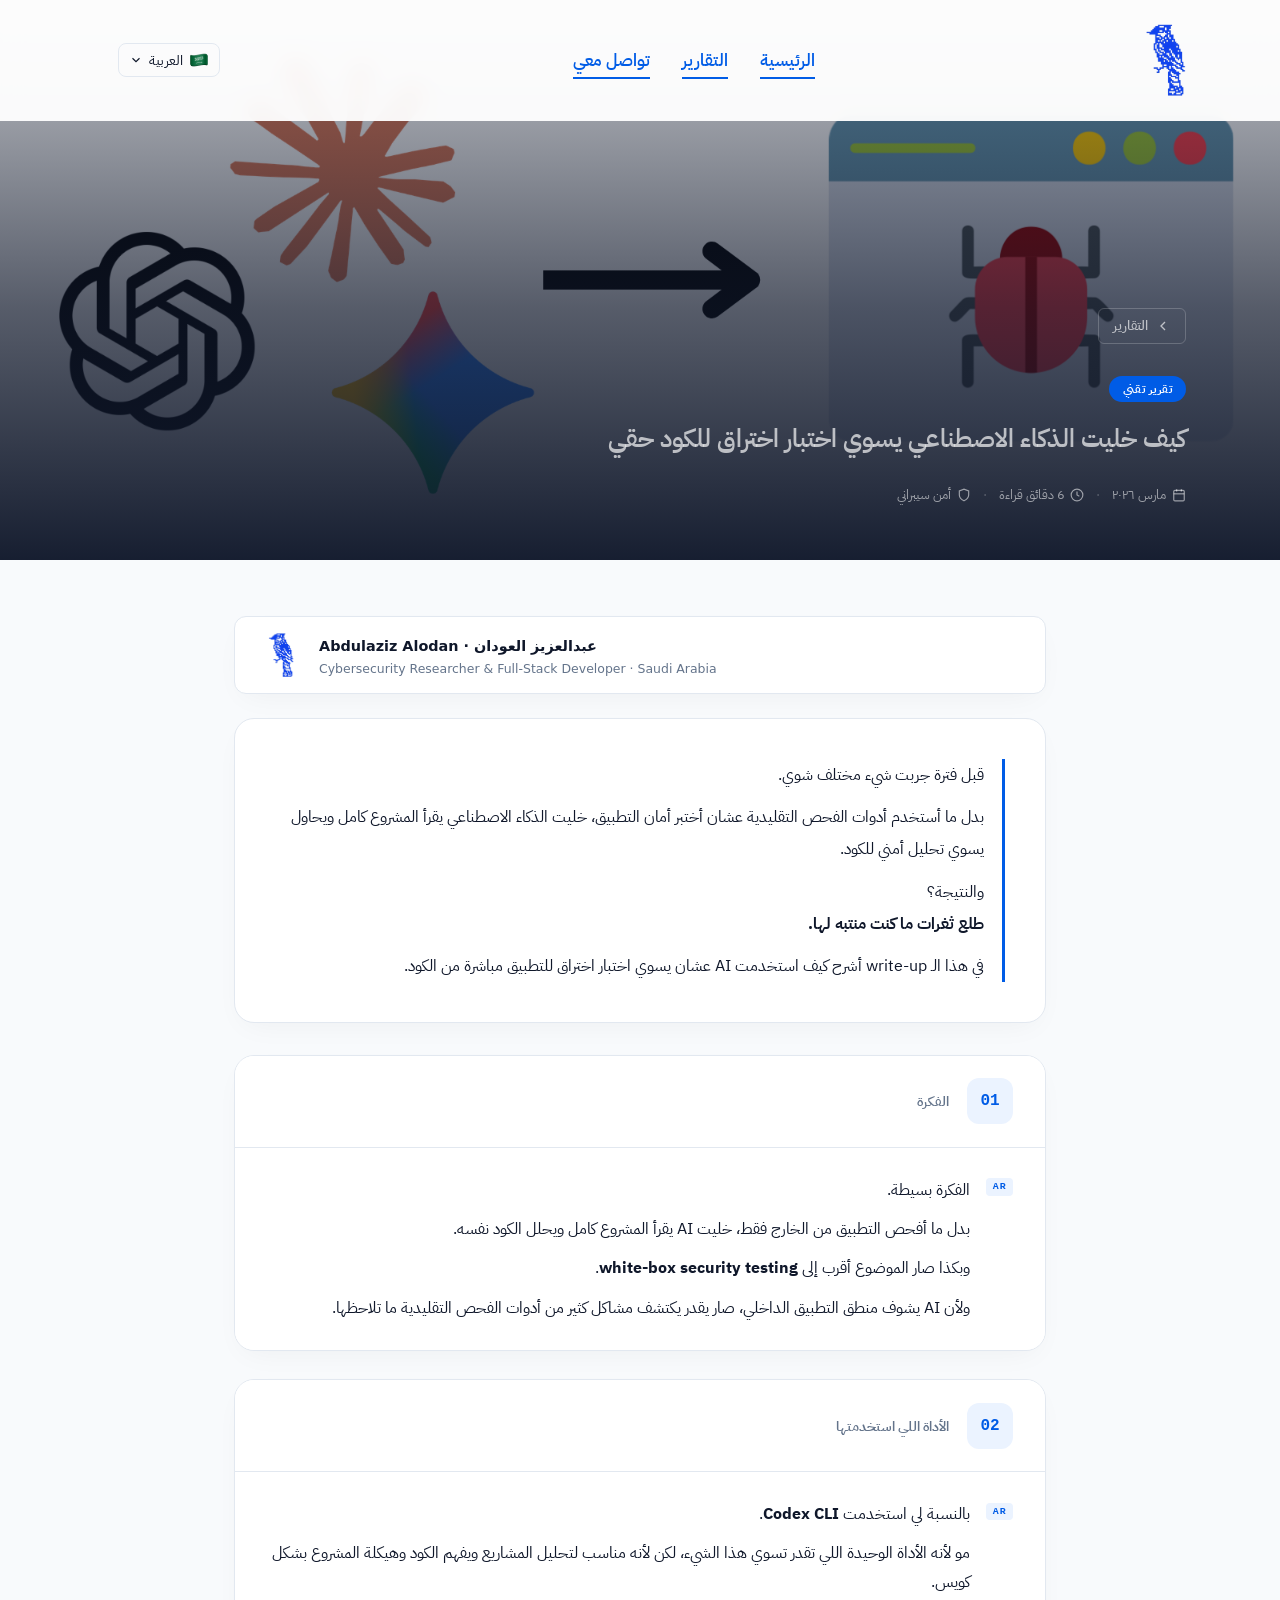
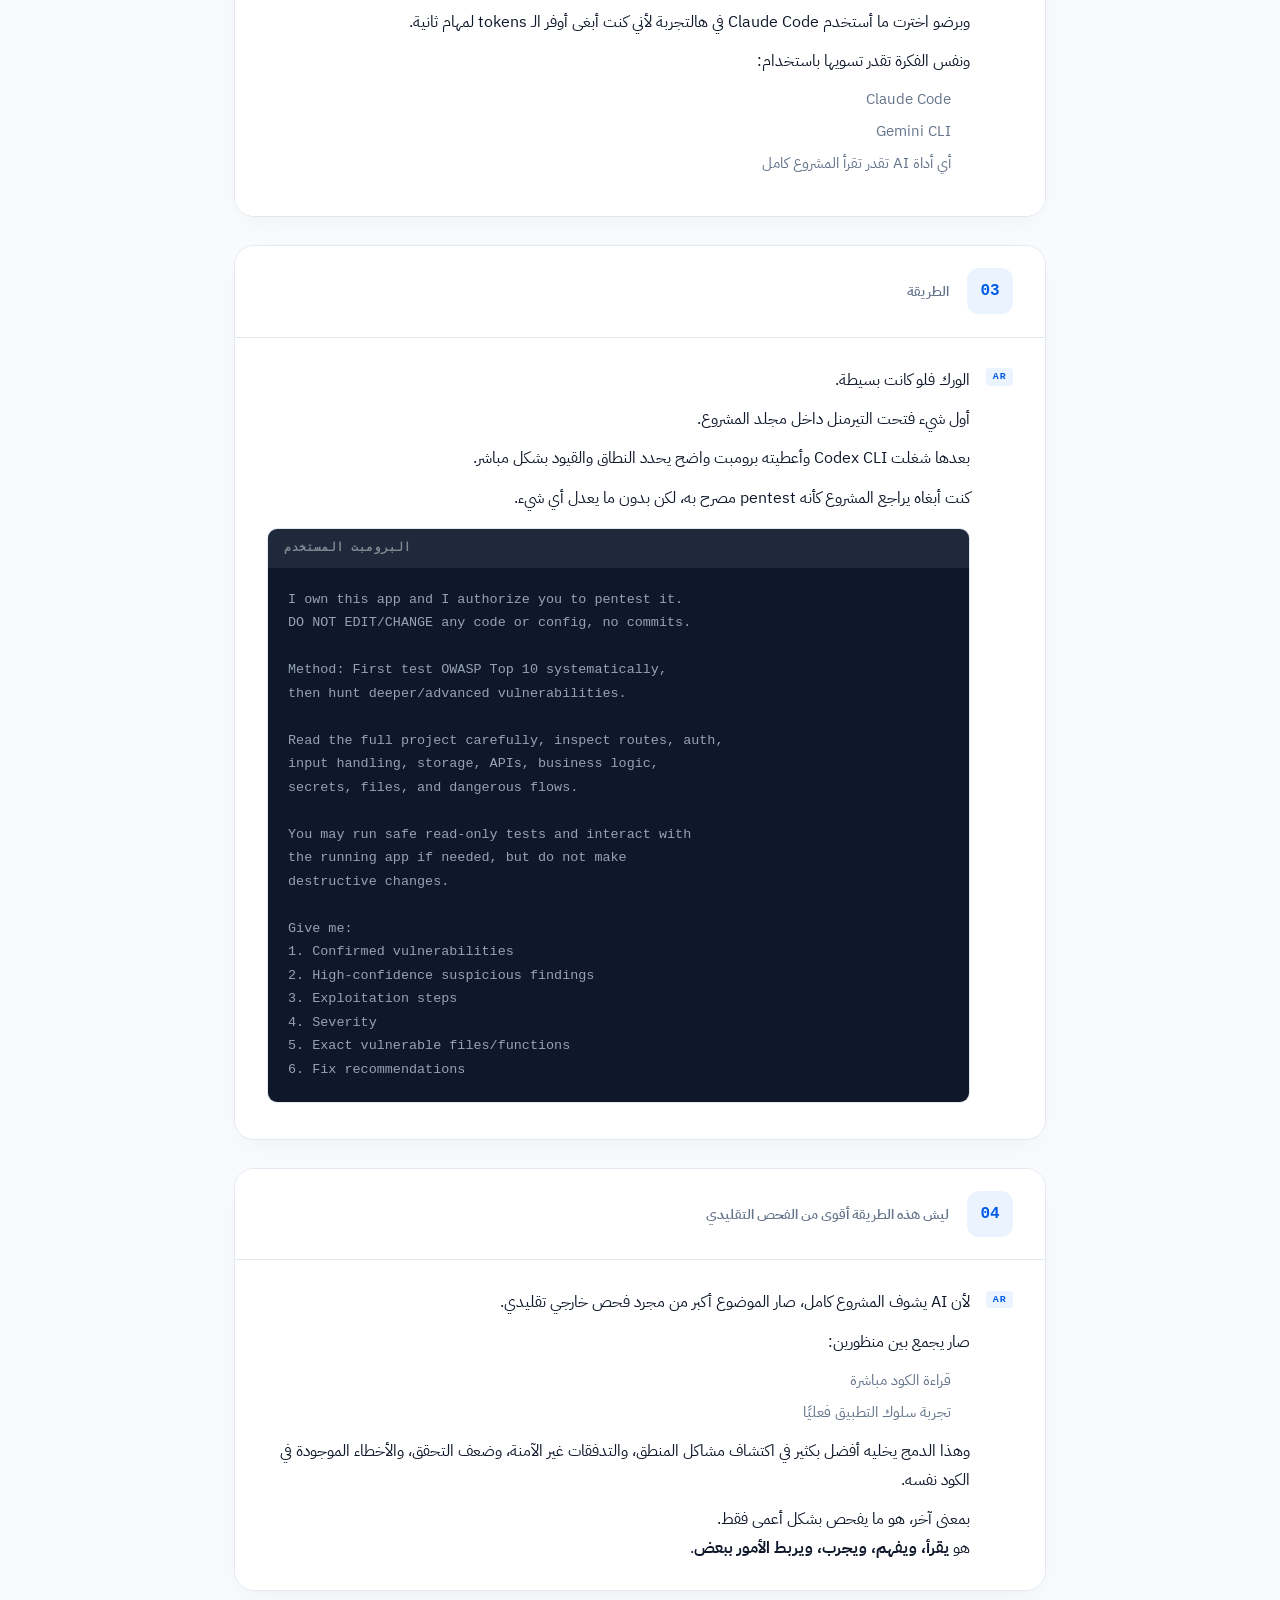
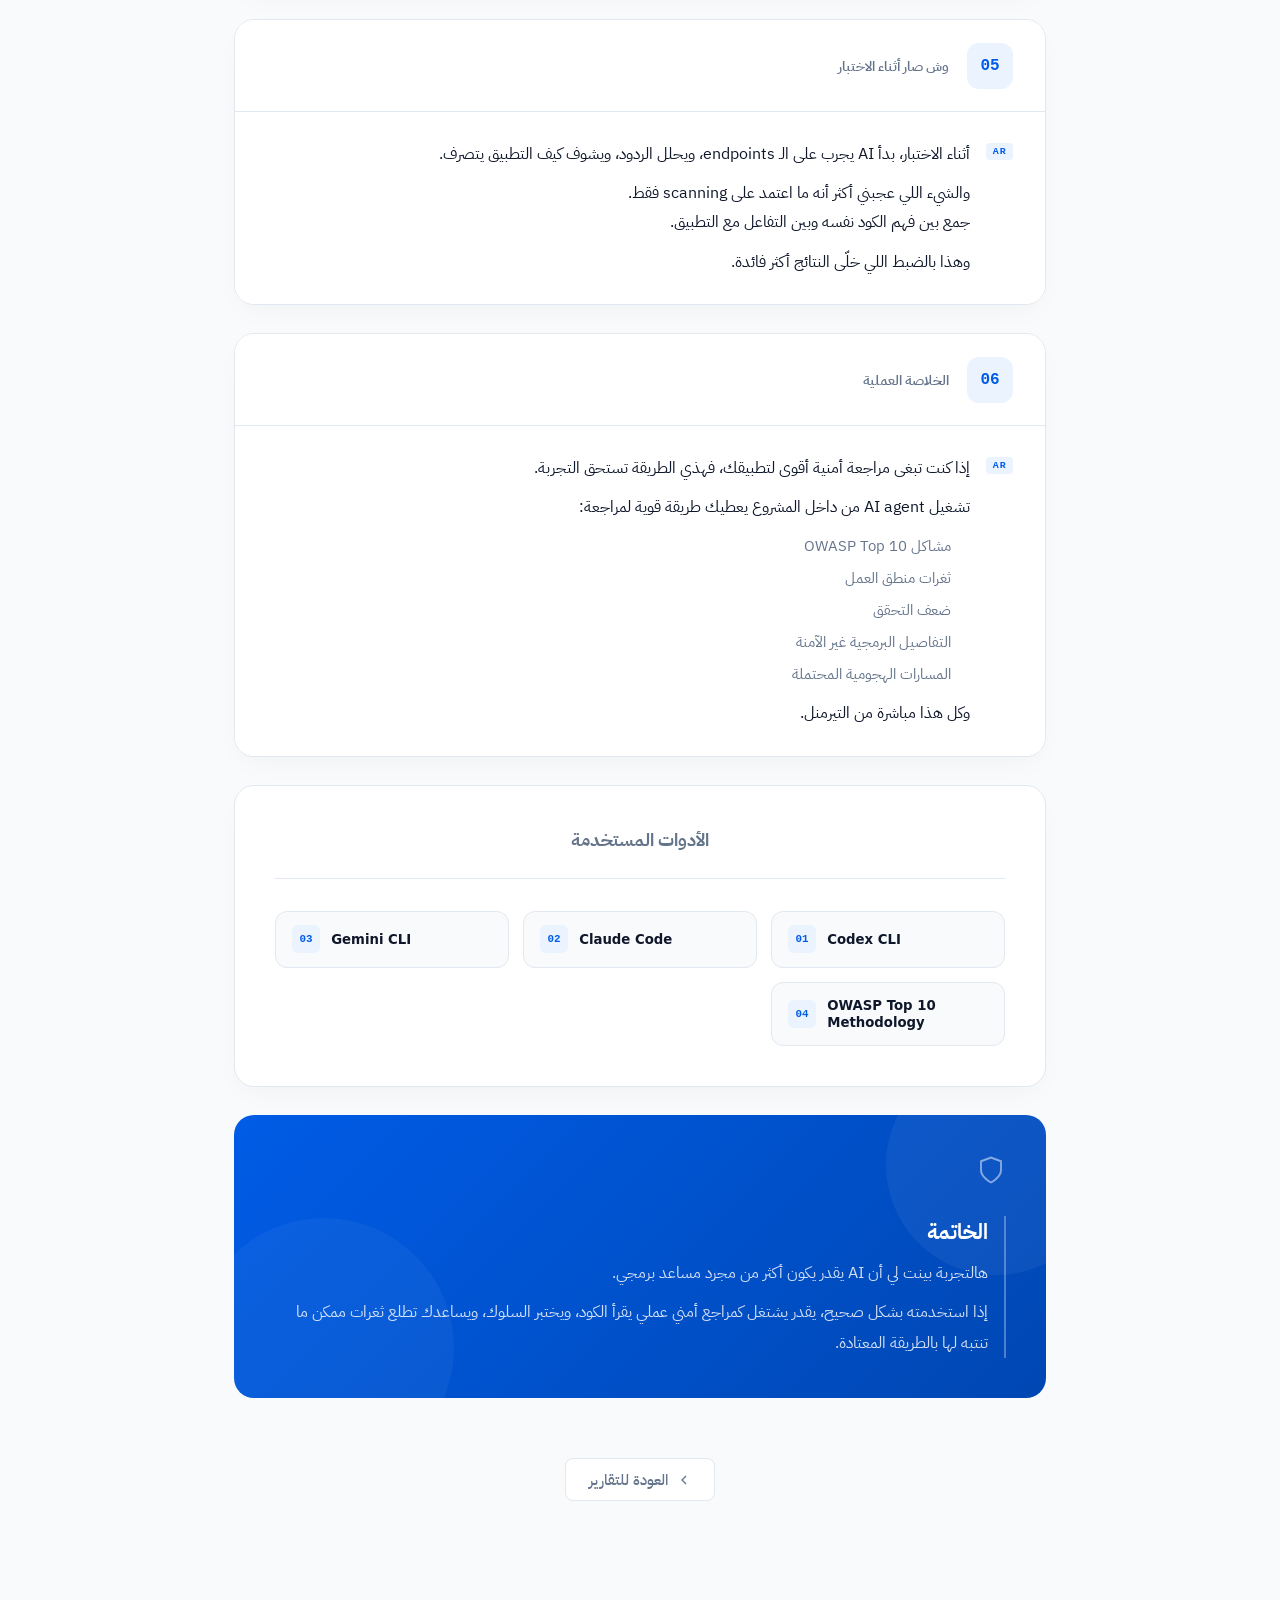
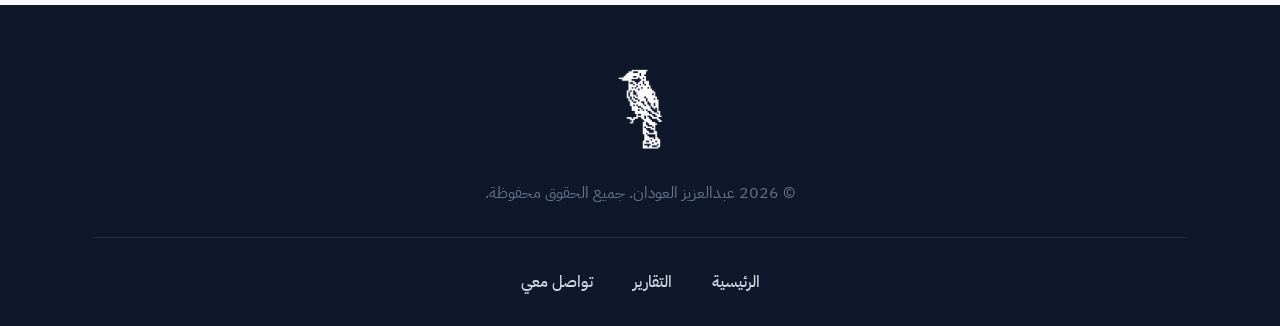
<file: writeup-2.html>
<!DOCTYPE html>
<html lang="ar" dir="rtl">

<head>
   <meta charset="UTF-8">
   <meta name="viewport" content="width=device-width, initial-scale=1.0">
   <!-- Primary SEO -->
   <title>Using AI to Pentest My Own Code | Abdulaziz Alodan (al0dan)</title>
   <meta name="description" content="Abdulaziz Alodan (al0dan) used Codex CLI to run a white-box AI-powered pentest on his own application — and discovered vulnerabilities traditional scanners missed.">
   <meta name="author" content="Abdulaziz Alodan">
   <link rel="canonical" href="https://al0dan.com/writeup-2.html">
   <meta name="robots" content="index, follow">

   <!-- Open Graph -->
   <meta property="og:type" content="article">
   <meta property="og:title" content="Using AI to Pentest My Own Code | Abdulaziz Alodan">
   <meta property="og:description" content="Abdulaziz Alodan used AI to run a white-box pentest on his own application code — and found vulnerabilities traditional scanners missed.">
   <meta property="og:image" content="imgs/blog2.png">
   <meta property="og:locale" content="ar_SA">
   <meta property="og:locale:alternate" content="en_US">
   <meta property="article:author" content="Abdulaziz Alodan">
   <meta property="article:published_time" content="2026-03-14">

   <!-- Twitter / X Card -->
   <meta name="twitter:card" content="summary_large_image">
   <meta name="twitter:site" content="@al0dan">
   <meta name="twitter:creator" content="@al0dan">
   <meta name="twitter:title" content="Using AI to Pentest My Own Code">
   <meta name="twitter:description" content="Abdulaziz Alodan used AI to run a white-box pentest on his own code. Here is how.">
   <meta name="twitter:image" content="imgs/blog2.png">

   <!-- Article Structured Data -->
   <script type="application/ld+json">
   {
     "@context": "https://schema.org",
     "@type": "BlogPosting",
     "headline": "Using AI to Pentest My Own Code",
     "alternativeHeadline": "كيف خليت الذكاء الاصطناعي يسوي اختبار اختراق للكود حقي",
     "image": "https://al0dan.com/imgs/blog2.png",
     "datePublished": "2026-03-14",
     "inLanguage": ["ar", "en"],
     "author": {
       "@type": "Person",
       "name": "Abdulaziz Alodan",
       "alternateName": ["عبدالعزيز العودان", "al0dan"],
       "url": "https://al0dan.com"
     },
     "publisher": {
       "@type": "Person",
       "name": "Abdulaziz Alodan",
       "url": "https://al0dan.com"
     },
     "description": "Abdulaziz Alodan (al0dan) explains how he used Codex CLI to perform a white-box AI-powered pentest on his application, following OWASP Top 10 methodology.",
     "url": "https://al0dan.com/writeup-2.html"
   }
   </script>

   <link rel="preconnect" href="https://fonts.googleapis.com">
   <link rel="preconnect" href="https://fonts.gstatic.com" crossorigin>
   <link href="https://fonts.googleapis.com/css2?family=IBM+Plex+Sans+Arabic:wght@300;400;500;600;700&display=swap" rel="stylesheet">

   <link rel="stylesheet" href="style.css">
</head>

<body>
   <!-- Preloader -->
   <div id="preloader">
      <div class="spinner"></div>
   </div>

   <!-- Navbar -->
   <nav id="navbar">
      <div class="container nav-container">
         <a href="index.html" class="logo">
            <img src="imgs/my-logo-al0dan.png" alt="al0dan logo" class="logo-img">
         </a>
         <ul class="nav-links">
            <li><a href="index.html#hero" data-i18n="nav_home">الرئيسية</a></li>
            <li><a href="index.html#writeups" class="active" data-i18n="nav_writeups">التقارير</a></li>
            <li><a href="index.html#contact" data-i18n="nav_contact">تواصل معي</a></li>
         </ul>
         <div class="lang-switcher" id="langSwitcher">
            <button class="lang-selected" id="langSelected" aria-haspopup="listbox" aria-expanded="false">
               <img src="imgs/flag-saudi-arabia_1f1f8-1f1e6.png" alt="" class="lang-flag" id="selectedFlag">
               <span id="selectedLangText">العربية</span>
               <svg class="lang-chevron" viewBox="0 0 24 24" fill="none" stroke="currentColor" stroke-width="2"><polyline points="6 9 12 15 18 9"/></svg>
            </button>
            <ul class="lang-dropdown" role="listbox" id="langDropdown">
               <li class="lang-option" data-lang="ar" role="option">
                  <img src="imgs/flag-saudi-arabia_1f1f8-1f1e6.png" alt="" class="lang-flag">
                  <span>العربية</span>
               </li>
               <li class="lang-option" data-lang="en" role="option">
                  <img src="imgs/flag-united-kingdom_1f1ec-1f1e7.png" alt="" class="lang-flag">
                  <span>English</span>
               </li>
               <li class="lang-option" data-lang="zh" role="option">
                  <img src="imgs/flag-china_1f1e8-1f1f3.png" alt="" class="lang-flag">
                  <span>中文</span>
               </li>
            </ul>
         </div>
         <div class="hamburger">
            <span class="bar"></span>
            <span class="bar"></span>
            <span class="bar"></span>
         </div>
      </div>
   </nav>

   <!-- Article Hero -->
   <div class="article-hero">
      <div class="article-hero-img-wrap">
         <img src="imgs/blog2.png" alt="Article Cover" class="article-cover-img">
         <div class="article-hero-overlay"></div>
      </div>
      <div class="container article-hero-inner">
         <a href="index.html#writeups" class="back-btn">
            <svg viewBox="0 0 24 24" fill="none" stroke="currentColor" stroke-width="2" width="16" height="16"><polyline points="15 18 9 12 15 6"/></svg>
            <span data-i18n="nav_writeups">التقارير</span>
         </a>
         <div class="article-hero-titles">
            <span class="article-category-badge">تقرير تقني</span>
            <h1 class="article-title-en" data-article-lang="en">Using AI to Pentest My Own Code</h1>
            <h2 class="article-title-ar" data-article-lang="ar">كيف خليت الذكاء الاصطناعي يسوي اختبار اختراق للكود حقي</h2>
         </div>
         <div class="article-meta-bar">
            <span class="meta-item">
               <svg viewBox="0 0 24 24" fill="none" stroke="currentColor" stroke-width="2" width="14" height="14"><rect x="3" y="4" width="18" height="18" rx="2"/><line x1="16" y1="2" x2="16" y2="6"/><line x1="8" y1="2" x2="8" y2="6"/><line x1="3" y1="10" x2="21" y2="10"/></svg>
               <span data-article-lang="ar">مارس ٢٠٢٦</span>
               <span data-article-lang="en">March 2026</span>
            </span>
            <span class="meta-divider">·</span>
            <span class="meta-item">
               <svg viewBox="0 0 24 24" fill="none" stroke="currentColor" stroke-width="2" width="14" height="14"><circle cx="12" cy="12" r="10"/><polyline points="12 6 12 12 16 14"/></svg>
               <span data-article-lang="ar">6 دقائق قراءة</span>
               <span data-article-lang="en">6 min read</span>
            </span>
            <span class="meta-divider">·</span>
            <span class="meta-item">
               <svg viewBox="0 0 24 24" fill="none" stroke="currentColor" stroke-width="2" width="14" height="14"><path d="M12 22s8-4 8-10V5l-8-3-8 3v7c0 6 8 10 8 10z"/></svg>
               <span data-article-lang="ar">أمن سيبراني</span>
               <span data-article-lang="en">Security</span>
            </span>
         </div>
      </div>
   </div>

   <!-- Article Body -->
   <main class="article-main">
      <div class="article-container">

         <!-- ── Author ── -->
         <div class="article-author reveal">
            <img src="imgs/my-logo-al0dan.png" alt="Abdulaziz Alodan logo" class="author-avatar">
            <div class="author-info">
               <span class="author-name">
                  <a href="index.html" rel="author">Abdulaziz Alodan · عبدالعزيز العودان</a>
               </span>
               <span class="author-role">Cybersecurity Researcher &amp; Full-Stack Developer · Saudi Arabia</span>
            </div>
         </div>

         <!-- ── Intro ── -->
         <div class="bilingual-intro reveal">
            <div class="intro-en" data-article-lang="en">
               <p>Recently I tried something a bit unusual.</p>
               <p>Instead of using traditional vulnerability scanners to test my application, I let an AI analyze the entire codebase and attempt a security review.</p>
               <p>The result?<br><strong>It discovered vulnerabilities I had not noticed before.</strong></p>
               <p>In this write-up, I explain how I used AI to perform a pentest-style analysis directly from the project source code.</p>
            </div>
            <div class="intro-lang-divider article-lang-sep"></div>
            <div class="intro-ar" data-article-lang="ar">
               <p>قبل فترة جربت شيء مختلف شوي.</p>
               <p>بدل ما أستخدم أدوات الفحص التقليدية عشان أختبر أمان التطبيق، خليت الذكاء الاصطناعي يقرأ المشروع كامل ويحاول يسوي تحليل أمني للكود.</p>
               <p>والنتيجة؟<br><strong>طلع ثغرات ما كنت منتبه لها.</strong></p>
               <p>في هذا الـ write-up أشرح كيف استخدمت AI عشان يسوي اختبار اختراق للتطبيق مباشرة من الكود.</p>
            </div>
         </div>

         <!-- ── Section 1: The Idea ── -->
         <div class="phase-card reveal">
            <div class="phase-header">
               <span class="phase-num">01</span>
               <div class="phase-titles-wrap">
                  <p class="phase-title-en" data-article-lang="en">The Idea</p>
                  <p class="phase-title-ar" data-article-lang="ar">الفكرة</p>
               </div>
            </div>
            <div class="ltr-block lang-block" data-article-lang="en">
               <span class="lang-tag">EN</span>
               <div class="lang-content">
                  <p>The idea is simple.</p>
                  <p>Instead of testing the application only from the outside, I let AI read the full project and analyze the source code itself.</p>
                  <p>This makes the process closer to <strong>white-box security testing</strong>.</p>
                  <p>Because the AI can understand the internal logic of the application, it can detect issues that many traditional scanners miss.</p>
               </div>
            </div>
            <div class="lang-separator article-lang-sep"></div>
            <div class="rtl-block lang-block" data-article-lang="ar">
               <span class="lang-tag">AR</span>
               <div class="lang-content">
                  <p>الفكرة بسيطة.</p>
                  <p>بدل ما أفحص التطبيق من الخارج فقط، خليت AI يقرأ المشروع كامل ويحلل الكود نفسه.</p>
                  <p>وبكذا صار الموضوع أقرب إلى <strong>white-box security testing</strong>.</p>
                  <p>ولأن AI يشوف منطق التطبيق الداخلي، صار يقدر يكتشف مشاكل كثير من أدوات الفحص التقليدية ما تلاحظها.</p>
               </div>
            </div>
         </div>

         <!-- ── Section 2: The Tool ── -->
         <div class="phase-card reveal">
            <div class="phase-header">
               <span class="phase-num">02</span>
               <div class="phase-titles-wrap">
                  <p class="phase-title-en" data-article-lang="en">The Tool I Used</p>
                  <p class="phase-title-ar" data-article-lang="ar">الأداة اللي استخدمتها</p>
               </div>
            </div>
            <div class="ltr-block lang-block" data-article-lang="en">
               <span class="lang-tag">EN</span>
               <div class="lang-content">
                  <p>For my test, I used <strong>Codex CLI</strong>.</p>
                  <p>Not because it is the only tool capable of doing this, but because it works well for analyzing codebases and understanding project structure.</p>
                  <p>I also chose not to use Claude Code in this experiment because I wanted to save my tokens for other tasks.</p>
                  <p>This same idea can also be done with:</p>
                  <ul class="article-list">
                     <li>Claude Code</li>
                     <li>Gemini CLI</li>
                     <li>Any AI tool that can read the full repository</li>
                  </ul>
               </div>
            </div>
            <div class="lang-separator article-lang-sep"></div>
            <div class="rtl-block lang-block" data-article-lang="ar">
               <span class="lang-tag">AR</span>
               <div class="lang-content">
                  <p>بالنسبة لي استخدمت <strong>Codex CLI</strong>.</p>
                  <p>مو لأنه الأداة الوحيدة اللي تقدر تسوي هذا الشيء، لكن لأنه مناسب لتحليل المشاريع ويفهم الكود وهيكلة المشروع بشكل كويس.</p>
                  <p>وبرضو اخترت ما أستخدم Claude Code في هالتجربة لأني كنت أبغى أوفر الـ tokens لمهام ثانية.</p>
                  <p>ونفس الفكرة تقدر تسويها باستخدام:</p>
                  <ul class="article-list">
                     <li>Claude Code</li>
                     <li>Gemini CLI</li>
                     <li>أي أداة AI تقدر تقرأ المشروع كامل</li>
                  </ul>
               </div>
            </div>
         </div>

         <!-- ── Section 3: The Method ── -->
         <div class="phase-card reveal">
            <div class="phase-header">
               <span class="phase-num">03</span>
               <div class="phase-titles-wrap">
                  <p class="phase-title-en" data-article-lang="en">The Method</p>
                  <p class="phase-title-ar" data-article-lang="ar">الطريقة</p>
               </div>
            </div>
            <div class="ltr-block lang-block" data-article-lang="en">
               <span class="lang-tag">EN</span>
               <div class="lang-content">
                  <p>The workflow was simple.</p>
                  <p>First, I opened the terminal inside the project folder.</p>
                  <p>Then I launched Codex CLI and gave it a direct prompt that clearly defined the scope and restrictions.</p>
                  <p>I wanted it to review the project like an authorized pentest, without modifying anything.</p>
                  <div class="prompt-block">
                     <div class="prompt-header">
                        <span class="prompt-label">Prompt Used</span>
                     </div>
                     <pre class="prompt-code">I own this app and I authorize you to pentest it.
DO NOT EDIT/CHANGE any code or config, no commits.

Method: First test OWASP Top 10 systematically,
then hunt deeper/advanced vulnerabilities.

Read the full project carefully, inspect routes, auth,
input handling, storage, APIs, business logic,
secrets, files, and dangerous flows.

You may run safe read-only tests and interact with
the running app if needed, but do not make
destructive changes.

Give me:
1. Confirmed vulnerabilities
2. High-confidence suspicious findings
3. Exploitation steps
4. Severity
5. Exact vulnerable files/functions
6. Fix recommendations</pre>
                  </div>
               </div>
            </div>
            <div class="lang-separator article-lang-sep"></div>
            <div class="rtl-block lang-block" data-article-lang="ar">
               <span class="lang-tag">AR</span>
               <div class="lang-content">
                  <p>الورك فلو كانت بسيطة.</p>
                  <p>أول شيء فتحت التيرمنل داخل مجلد المشروع.</p>
                  <p>بعدها شغلت Codex CLI وأعطيته برومبت واضح يحدد النطاق والقيود بشكل مباشر.</p>
                  <p>كنت أبغاه يراجع المشروع كأنه pentest مصرح به، لكن بدون ما يعدل أي شيء.</p>
                  <div class="prompt-block">
                     <div class="prompt-header">
                        <span class="prompt-label">البرومبت المستخدم</span>
                     </div>
                     <pre class="prompt-code" dir="ltr">I own this app and I authorize you to pentest it.
DO NOT EDIT/CHANGE any code or config, no commits.

Method: First test OWASP Top 10 systematically,
then hunt deeper/advanced vulnerabilities.

Read the full project carefully, inspect routes, auth,
input handling, storage, APIs, business logic,
secrets, files, and dangerous flows.

You may run safe read-only tests and interact with
the running app if needed, but do not make
destructive changes.

Give me:
1. Confirmed vulnerabilities
2. High-confidence suspicious findings
3. Exploitation steps
4. Severity
5. Exact vulnerable files/functions
6. Fix recommendations</pre>
                  </div>
               </div>
            </div>
         </div>

         <!-- ── Section 4: Why This Works Better ── -->
         <div class="phase-card reveal">
            <div class="phase-header">
               <span class="phase-num">04</span>
               <div class="phase-titles-wrap">
                  <p class="phase-title-en" data-article-lang="en">Why This Works Better Than Normal Scanning</p>
                  <p class="phase-title-ar" data-article-lang="ar">ليش هذه الطريقة أقوى من الفحص التقليدي</p>
               </div>
            </div>
            <div class="ltr-block lang-block" data-article-lang="en">
               <span class="lang-tag">EN</span>
               <div class="lang-content">
                  <p>Because the AI can see the full codebase, the process becomes more than normal external scanning.</p>
                  <p>It can combine two perspectives:</p>
                  <ul class="article-list">
                     <li>reading the code directly</li>
                     <li>interacting with the application behavior</li>
                  </ul>
                  <p>That combination makes it much better at finding logic flaws, insecure flows, weak validation, and code-level mistakes.</p>
                  <p>In other words, it does not only scan blindly.<br>
                  It <strong>reads, understands, tests, and connects the dots</strong>.</p>
               </div>
            </div>
            <div class="lang-separator article-lang-sep"></div>
            <div class="rtl-block lang-block" data-article-lang="ar">
               <span class="lang-tag">AR</span>
               <div class="lang-content">
                  <p>لأن AI يشوف المشروع كامل، صار الموضوع أكبر من مجرد فحص خارجي تقليدي.</p>
                  <p>صار يجمع بين منظورين:</p>
                  <ul class="article-list">
                     <li>قراءة الكود مباشرة</li>
                     <li>تجربة سلوك التطبيق فعليًا</li>
                  </ul>
                  <p>وهذا الدمج يخليه أفضل بكثير في اكتشاف مشاكل المنطق، والتدفقات غير الآمنة، وضعف التحقق، والأخطاء الموجودة في الكود نفسه.</p>
                  <p>بمعنى آخر، هو ما يفحص بشكل أعمى فقط.<br>
                  هو <strong>يقرأ، ويفهم، ويجرب، ويربط الأمور ببعض</strong>.</p>
               </div>
            </div>
         </div>

         <!-- ── Section 5: What Happened ── -->
         <div class="phase-card reveal">
            <div class="phase-header">
               <span class="phase-num">05</span>
               <div class="phase-titles-wrap">
                  <p class="phase-title-en" data-article-lang="en">What Happened During Testing</p>
                  <p class="phase-title-ar" data-article-lang="ar">وش صار أثناء الاختبار</p>
               </div>
            </div>
            <div class="ltr-block lang-block" data-article-lang="en">
               <span class="lang-tag">EN</span>
               <div class="lang-content">
                  <p>During the test, the AI started probing endpoints, analyzing responses, and checking how the application behaved.</p>
                  <p>What I liked most was that it did not depend only on scanning.<br>
                  It combined source-code understanding with application interaction.</p>
                  <p>That is exactly what made the findings more useful.</p>
               </div>
            </div>
            <div class="lang-separator article-lang-sep"></div>
            <div class="rtl-block lang-block" data-article-lang="ar">
               <span class="lang-tag">AR</span>
               <div class="lang-content">
                  <p>أثناء الاختبار، بدأ AI يجرب على الـ endpoints، ويحلل الردود، ويشوف كيف التطبيق يتصرف.</p>
                  <p>والشيء اللي عجبني أكثر أنه ما اعتمد على scanning فقط.<br>
                  جمع بين فهم الكود نفسه وبين التفاعل مع التطبيق.</p>
                  <p>وهذا بالضبط اللي خلّى النتائج أكثر فائدة.</p>
               </div>
            </div>
         </div>

         <!-- ── Section 6: Takeaway ── -->
         <div class="phase-card reveal">
            <div class="phase-header">
               <span class="phase-num">06</span>
               <div class="phase-titles-wrap">
                  <p class="phase-title-en" data-article-lang="en">Takeaway</p>
                  <p class="phase-title-ar" data-article-lang="ar">الخلاصة العملية</p>
               </div>
            </div>
            <div class="ltr-block lang-block" data-article-lang="en">
               <span class="lang-tag">EN</span>
               <div class="lang-content">
                  <p>If you want a stronger security review of your own application, this approach is worth trying.</p>
                  <p>Running an AI agent from inside the project gives you a powerful way to review:</p>
                  <ul class="article-list">
                     <li>OWASP Top 10 issues</li>
                     <li>business logic flaws</li>
                     <li>weak validation</li>
                     <li>insecure implementation details</li>
                     <li>suspicious attack paths</li>
                  </ul>
                  <p>Directly from the terminal.</p>
               </div>
            </div>
            <div class="lang-separator article-lang-sep"></div>
            <div class="rtl-block lang-block" data-article-lang="ar">
               <span class="lang-tag">AR</span>
               <div class="lang-content">
                  <p>إذا كنت تبغى مراجعة أمنية أقوى لتطبيقك، فهذي الطريقة تستحق التجربة.</p>
                  <p>تشغيل AI agent من داخل المشروع يعطيك طريقة قوية لمراجعة:</p>
                  <ul class="article-list">
                     <li>مشاكل OWASP Top 10</li>
                     <li>ثغرات منطق العمل</li>
                     <li>ضعف التحقق</li>
                     <li>التفاصيل البرمجية غير الآمنة</li>
                     <li>المسارات الهجومية المحتملة</li>
                  </ul>
                  <p>وكل هذا مباشرة من التيرمنل.</p>
               </div>
            </div>
         </div>

         <!-- ── Tools Used ── -->
         <div class="article-tools-section reveal">
            <div class="tools-bilingual-heading">
               <h2 class="tools-title-en" data-article-lang="en">Tools Used</h2>
               <p class="tools-title-ar" data-article-lang="ar">الأدوات المستخدمة</p>
            </div>
            <div class="tools-badges-grid">
               <span class="tool-badge-card"><span class="tool-num">01</span><span class="tool-name">Codex CLI</span></span>
               <span class="tool-badge-card"><span class="tool-num">02</span><span class="tool-name">Claude Code</span></span>
               <span class="tool-badge-card"><span class="tool-num">03</span><span class="tool-name">Gemini CLI</span></span>
               <span class="tool-badge-card"><span class="tool-num">04</span><span class="tool-name">OWASP Top 10 Methodology</span></span>
            </div>
         </div>

         <!-- ── Conclusion ── -->
         <div class="conclusion-card reveal">
            <div class="conclusion-icon">
               <svg viewBox="0 0 24 24" fill="none" stroke="currentColor" stroke-width="1.5" width="30" height="30">
                  <path d="M12 22s8-4 8-10V5l-8-3-8 3v7c0 6 8 10 8 10z"/>
               </svg>
            </div>
            <div class="conclusion-body">
               <div class="conclusion-en" data-article-lang="en">
                  <h3>Conclusion</h3>
                  <p>This experiment showed me that AI can be more than just a coding assistant.</p>
                  <p>When used correctly, it can act like a practical security reviewer that reads code, tests behavior, and helps uncover vulnerabilities that might otherwise be missed.</p>
               </div>
               <div class="conclusion-divider article-lang-sep"></div>
               <div class="conclusion-ar" data-article-lang="ar">
                  <h3>الخاتمة</h3>
                  <p>هالتجربة بينت لي أن AI يقدر يكون أكثر من مجرد مساعد برمجي.</p>
                  <p>إذا استخدمته بشكل صحيح، يقدر يشتغل كمراجع أمني عملي يقرأ الكود، ويختبر السلوك، ويساعدك تطلع ثغرات ممكن ما تنتبه لها بالطريقة المعتادة.</p>
               </div>
            </div>
         </div>

         <!-- ── Bottom Navigation ── -->
         <div class="article-bottom-nav reveal">
            <a href="index.html#writeups" class="back-btn-bottom">
               <svg viewBox="0 0 24 24" fill="none" stroke="currentColor" stroke-width="2" width="16" height="16"><polyline points="15 18 9 12 15 6"/></svg>
               <span data-article-lang="ar">العودة للتقارير</span>
               <span data-article-lang="en">Back to Write-ups</span>
            </a>
         </div>

      </div>
   </main>

   <!-- Footer -->
   <footer>
      <div class="container footer-container">
         <div class="footer-logo">
            <img src="imgs/my-logo-al0dan.png" alt="al0dan logo" class="footer-logo-img">
         </div>
         <p>&copy; <span id="year"></span> <span data-i18n="footer_copy">عبدالعزيز العودان. جميع الحقوق محفوظة.</span></p>
         <div class="footer-links">
            <a href="index.html#hero" data-i18n="nav_home">الرئيسية</a>
            <a href="index.html#writeups" data-i18n="nav_writeups">التقارير</a>
            <a href="index.html#contact" data-i18n="nav_contact">تواصل معي</a>
         </div>
      </div>
   </footer>

   <script async src="https://platform.twitter.com/widgets.js" charset="utf-8"></script>
   <script src="script.js"></script>
   <script>
      function applyArticleLang(lang) {
         const isAr = lang === 'ar';
         document.querySelectorAll('[data-article-lang="ar"]').forEach(el => {
            el.style.display = isAr ? '' : 'none';
         });
         document.querySelectorAll('[data-article-lang="en"]').forEach(el => {
            el.style.display = isAr ? 'none' : '';
         });
         document.querySelectorAll('.article-lang-sep').forEach(el => {
            el.style.display = 'none';
         });
         document.querySelectorAll('.rtl-block').forEach(el => {
            el.style.background = isAr ? 'var(--color-bg-main)' : '';
         });
      }

      new MutationObserver(() => {
         applyArticleLang(document.documentElement.getAttribute('lang') || 'ar');
      }).observe(document.documentElement, { attributes: true, attributeFilter: ['lang'] });

      document.addEventListener('DOMContentLoaded', () => {
         const saved = localStorage.getItem('siteLang') || 'ar';
         applyArticleLang(saved);
      });
   </script>
</body>

</html>
</file>
<file: style.css>
/* ==========================================================================
   CSS Variables & Resets
   ========================================================================== */
:root {
   /* Color Palette */
   --color-primary: #005ce6;
   --color-primary-light: #ebf3ff;
   --color-primary-dark: #0047b3;
   --color-bg-main: #ffffff;
   --color-bg-alt: #f8fafc;
   --color-text-main: #0f172a;
   --color-text-muted: #64748b;
   --color-border: #e2e8f0;

   /* Typography */
   --font-main: 'IBM Plex Sans Arabic', sans-serif;

   /* Effects & Shadows */
   --shadow-soft: 0 10px 30px -10px rgba(0, 0, 0, 0.05);
   --shadow-hover: 0 20px 40px -10px rgba(0, 92, 230, 0.15);
   --transition-normal: all 0.3s cubic-bezier(0.4, 0, 0.2, 1);
   --radius-md: 12px;
   --radius-lg: 20px;
}

* {
   margin: 0;
   padding: 0;
   box-sizing: border-box;
}

html {
   /* Built-in smooth scroll, but we'll complement this with heavier JS scrolling or CSS transitions if needed */
   scroll-behavior: smooth;
   scroll-padding-top: 100px;
   font-size: 16px;
}

body {
   font-family: var(--font-main);
   background-color: var(--color-bg-main);
   color: var(--color-text-main);
   overflow-x: hidden;
   -webkit-font-smoothing: antialiased;
}

a {
   text-decoration: none;
   color: inherit;
   transition: var(--transition-normal);
}

ul {
   list-style: none;
}

img {
   max-width: 100%;
   display: block;
}

/* ==========================================================================
   Utility Classes & Layout
   ========================================================================== */
.container {
   width: 100%;
   max-width: 1140px;
   margin: 0 auto;
   padding: 0 1.5rem;
}

.section {
   padding: 6rem 0;
}

.bg-light {
   background-color: var(--color-bg-alt);
}

.section-header {
   margin-bottom: 4rem;
   text-align: center;
}

.section-header h2 {
   font-size: 2.5rem;
   font-weight: 800;
   color: var(--color-text-main);
   margin-bottom: 1rem;
   letter-spacing: -0.5px;
}

.section-header .line {
   width: 60px;
   height: 4px;
   background: var(--color-primary);
   margin: 0 auto;
   border-radius: 2px;
}

.btn {
   display: inline-flex;
   align-items: center;
   justify-content: center;
   padding: 0.75rem 1.6rem;
   font-size: 1rem;
   font-weight: 600;
   border-radius: 6px; /* Standard SaaS radius */
   cursor: pointer;
   transition: background-color 0.1s ease, border-color 0.1s ease, color 0.1s ease;
   text-decoration: none;
   letter-spacing: 0.2px;
}

.btn-primary {
   background-color: var(--color-primary);
   color: #ffffff;
   border: 1px solid var(--color-primary);
   box-shadow: 0 1px 3px rgba(0, 92, 230, 0.25);
}

.btn-primary:hover {
   background-color: #004db3; /* A slightly darker nice blue */
   border-color: #004db3;
}

.btn-secondary {
   background-color: #ffffff;
   color: #24292e; /* standard dark dev text */
   border: 1px solid #d1d5da;
   box-shadow: 0 1px 2px rgba(27, 31, 35, 0.04);
}

.btn-secondary:hover {
   background-color: #f3f4f6;
   border-color: #d1d5da;
   color: #24292e;
}

.btn:active {
   transform: scale(0.98);
}

/* ==========================================================================
   Navigation
   ========================================================================== */
nav {
   position: fixed;
   top: 0;
   left: 0;
   width: 100%;
   z-index: 1000;
   background: rgba(255, 255, 255, 0.95);
   backdrop-filter: blur(10px);
   border-bottom: 1px solid transparent;
   /* invisible border usually */
   transition: var(--transition-normal);
   padding: 1.5rem 0;
}

nav.scrolled {
   padding: 1rem 0;
   border-bottom-color: var(--color-border);
   box-shadow: var(--shadow-soft);
}

.nav-container {
   display: flex;
   justify-content: space-between;
   align-items: center;
}

.logo {
   display: flex;
   align-items: center;
}

.logo-img {
   height: 72px;
   /* Increased from 48px to be noticeably bigger */
   width: auto;
   object-fit: contain;
   transition: transform 0.3s ease;
}

.logo-img:hover {
   transform: scale(1.05);
}

.nav-links {
   display: flex;
   gap: 2rem;
}

.nav-links a {
   font-weight: 600;
   color: var(--color-text-muted);
   font-size: 1.05rem;
   position: relative;
   padding-bottom: 4px;
}

.nav-links a:hover,
.nav-links a.active {
   color: var(--color-primary);
}

.nav-links a::after {
   content: '';
   position: absolute;
   bottom: -2px;
   right: 0;
   width: 0;
   height: 2px;
   background-color: var(--color-primary);
   transition: var(--transition-normal);
}

.nav-links a.active::after,
.nav-links a:hover::after {
   width: 100%;
}

.lang-switcher {
   position: relative;
   margin-left: 1.5rem;
   margin-right: 1.5rem;
}

.lang-selected {
   display: flex;
   align-items: center;
   gap: 0.4rem;
   background: transparent;
   border: 1px solid var(--color-border);
   border-radius: 8px;
   padding: 0.3rem 0.6rem;
   cursor: pointer;
   color: var(--color-text-main);
   font-family: inherit;
   font-size: 0.9rem;
   transition: border-color 0.2s, background 0.2s;
   white-space: nowrap;
}

.lang-selected:hover {
   border-color: var(--color-text-muted);
   background: var(--color-bg-alt);
}

.lang-flag {
   width: 20px;
   height: 20px;
   object-fit: cover;
   border-radius: 50%;
}

.lang-chevron {
   width: 14px;
   height: 14px;
   transition: transform 0.2s;
   flex-shrink: 0;
}

.lang-switcher.open .lang-chevron {
   transform: rotate(180deg);
}

.lang-dropdown {
   display: none;
   position: absolute;
   top: calc(100% + 6px);
   right: 0;
   background: var(--color-bg-main, #fff);
   border: 1px solid var(--color-border);
   border-radius: 10px;
   padding: 0.3rem;
   list-style: none;
   margin: 0;
   min-width: 140px;
   box-shadow: 0 8px 24px rgba(0,0,0,0.15);
   z-index: 1000;
}

.lang-switcher.open .lang-dropdown {
   display: block;
   animation: fadeSlideDown 0.15s ease;
}

@keyframes fadeSlideDown {
   from { opacity: 0; transform: translateY(-6px); }
   to   { opacity: 1; transform: translateY(0); }
}

.lang-option {
   display: flex;
   align-items: center;
   gap: 0.5rem;
   padding: 0.45rem 0.65rem;
   border-radius: 7px;
   cursor: pointer;
   font-size: 0.9rem;
   transition: background 0.15s;
}

.lang-option:hover {
   background: var(--color-bg-alt, rgba(128,128,128,0.1));
}

.lang-option.active {
   font-weight: 600;
   background: var(--color-bg-alt, rgba(128,128,128,0.08));
}

.hamburger {
   display: none;
   cursor: pointer;
}

.hamburger .bar {
   display: block;
   width: 25px;
   height: 3px;
   margin: 5px auto;
   transition: var(--transition-normal);
   background-color: var(--color-text-main);
   border-radius: 2px;
}

/* ==========================================================================
   Hero Section
   ========================================================================== */
#hero {
   min-height: 100vh;
   display: flex;
   align-items: center;
   padding-top: 80px;
   position: relative;
   overflow: hidden;
}

.hero-container {
   display: grid;
   grid-template-columns: 1fr 1fr;
   gap: 4rem;
   align-items: center;
}

.subtitle {
   font-size: 1.25rem;
   color: var(--color-primary);
   font-weight: 700;
   margin-bottom: 0.5rem;
}

.title {
   font-size: 4rem;
   font-weight: 800;
   line-height: 1.2;
   margin-bottom: 1rem;
   color: var(--color-text-main);
   letter-spacing: -1px;
}

.role {
   font-size: 1.75rem;
   color: var(--color-text-muted);
   font-weight: 500;
   margin-bottom: 1.5rem;
}

.hero-content .description {
   font-size: 1.15rem;
   color: var(--color-text-muted);
   margin-bottom: 2.5rem;
   max-width: 500px;
}

.hero-buttons {
   display: flex;
   gap: 1rem;
}

/* Hero Visual Animation - 3D Cyber Cube */
.hero-visual {
   position: relative;
   height: 500px;
   display: flex;
   justify-content: center;
   align-items: center;
   perspective: 1000px;
}

.cyber-cube-container {
   position: relative;
   width: 200px;
   height: 200px;
   transform-style: preserve-3d;
   transform: rotateX(-20deg) rotateY(45deg);
   animation: floatCube 8s ease-in-out infinite, rotateCube 20s linear infinite;
}

.cyber-cube {
   position: absolute;
   width: 100%;
   height: 100%;
   transform-style: preserve-3d;
}

.face {
   position: absolute;
   width: 200px;
   height: 200px;
   background: rgba(0, 92, 230, 0.05); /* very faint primary color */
   border: 1px solid rgba(0, 92, 230, 0.3);
   display: flex;
   justify-content: center;
   align-items: center;
   font-family: monospace;
   font-size: 1.5rem;
   font-weight: bold;
   color: var(--color-primary);
   box-shadow: inset 0 0 40px rgba(0, 92, 230, 0.1);
   backdrop-filter: blur(4px);
}

.front  { transform: translateZ(100px); }
.back   { transform: rotateY(180deg) translateZ(100px); }
.right  { transform: rotateY(90deg) translateZ(100px); }
.left   { transform: rotateY(-90deg) translateZ(100px); }
.top    { transform: rotateX(90deg) translateZ(100px); background: rgba(0, 92, 230, 0.1); }
.bottom { transform: rotateX(-90deg) translateZ(100px); box-shadow: 0 0 50px rgba(0, 92, 230, 0.4); }

.glitch-text {
   position: relative;
   display: inline-block;
}

.glitch-text::before,
.glitch-text::after {
   content: attr(data-text);
   position: absolute;
   top: 0;
   left: 0;
   width: 100%;
   height: 100%;
   opacity: 0.8;
}

.glitch-text::before {
   left: 2px;
   text-shadow: -1px 0 red;
   clip: rect(24px, 550px, 90px, 0);
   animation: glitch-anim 3s infinite linear alternate-reverse;
}

.glitch-text::after {
   left: -2px;
   text-shadow: -1px 0 blue;
   clip: rect(85px, 550px, 140px, 0);
   animation: glitch-anim 2.5s infinite linear alternate-reverse;
}

.floating-badge {
   position: absolute;
   background: var(--color-bg-main);
   border: 1px solid var(--color-border);
   padding: 0.5rem 1rem;
   border-radius: 4px;
   font-family: monospace;
   font-size: 0.9rem;
   color: var(--color-text-main);
   box-shadow: 0 4px 15px rgba(0,0,0,0.05);
   pointer-events: none;
}

.badge-1 {
   top: -50px;
   right: -80px;
   animation: floatBadge 4s ease-in-out infinite;
}

.badge-2 {
   bottom: -30px;
   left: -100px;
   animation: floatBadge 5s ease-in-out infinite 1s;
}

.cube-shadow {
   position: absolute;
   bottom: -100px;
   left: 50%;
   transform: translateX(-50%) rotateX(90deg);
   width: 150px;
   height: 150px;
   background: rgba(0,0,0,0.1);
   filter: blur(20px);
   border-radius: 50%;
   animation: shadowScale 8s ease-in-out infinite;
}

@keyframes rotateCube {
   0% { transform: rotateX(-20deg) rotateY(0deg); }
   100% { transform: rotateX(-20deg) rotateY(360deg); }
}

@keyframes floatCube {
   0%, 100% { transform: rotateX(-20deg) translateY(0) rotateY(var(--ry, 0deg)); }
   50% { transform: rotateX(-20deg) translateY(-20px) rotateY(var(--ry, 0deg)); }
}

@keyframes floatBadge {
   0%, 100% { transform: translateY(0); }
   50% { transform: translateY(-10px); }
}

@keyframes shadowScale {
   0%, 100% { transform: translateX(-50%) rotateX(90deg) scale(1); opacity: 0.1; }
   50% { transform: translateX(-50%) rotateX(90deg) scale(0.8); opacity: 0.05; }
}

@keyframes glitch-anim {
   0% { clip: rect(10px, 9999px, 86px, 0); }
   20% { clip: rect(69px, 9999px, 78px, 0); }
   40% { clip: rect(17px, 9999px, 44px, 0); }
   60% { clip: rect(8px, 9999px, 12px, 0); }
   80% { clip: rect(48px, 9999px, 91px, 0); }
   100% { clip: rect(32px, 9999px, 5px, 0); }
}

/* ==========================================================================
   About Section
   ========================================================================== */
.about-content {
   max-width: 800px;
   margin: 0 auto;
   font-size: 1.25rem;
   color: var(--color-text-muted);
   text-align: right;
}

.about-content p {
   margin-bottom: 1.5rem;
}

.about-content strong {
   color: var(--color-primary);
}

/* ==========================================================================
   Skills Section
   ========================================================================== */
.skills-grid {
   display: grid;
   grid-template-columns: repeat(auto-fit, minmax(250px, 1fr));
   gap: 2rem;
}

.skill-card {
   background: var(--color-bg-main);
   padding: 2.5rem 2rem;
   border-radius: var(--radius-lg);
   border: 1px solid var(--color-border);
   transition: var(--transition-normal);
}

.skill-card:hover {
   transform: translateY(-10px) scale(1.02);
   box-shadow: 0 25px 50px -12px rgba(0, 92, 230, 0.15);
   border-color: var(--color-primary-light);
}

.skill-card .icon {
   width: 64px;
   height: 64px;
   background: var(--color-bg-alt);
   color: var(--color-primary);
   border-radius: var(--radius-md);
   display: flex;
   align-items: center;
   justify-content: center;
   margin-bottom: 1.5rem;
   transition: all 0.4s ease;
}

.skill-card:hover .icon {
   background: var(--color-primary);
   color: #fff;
   transform: scale(1.1) rotate(5deg);
}

.skill-card .icon svg {
   width: 32px;
   height: 32px;
}

.skill-card h3 {
   font-size: 1.35rem;
   margin-bottom: 1rem;
   color: var(--color-text-main);
   font-weight: 700;
}

.skill-card p {
   color: var(--color-text-muted);
   font-size: 1.05rem;
   line-height: 1.7;
}

/* ==========================================================================
   Projects Section
   ========================================================================== */
.projects-grid {
   display: grid;
   grid-template-columns: repeat(auto-fit, minmax(320px, 1fr));
   gap: 2.5rem;
}

.project-card {
   background: var(--color-bg-main);
   border-radius: var(--radius-lg);
   padding: 3rem 2.5rem;
   position: relative;
   border: 1px solid var(--color-border);
   transition: var(--transition-normal);
   overflow: hidden;
   z-index: 1;
}

.project-card::before {
   content: '';
   position: absolute;
   top: 0;
   right: 0;
   width: 6px;
   height: 0;
   background: var(--color-primary);
   transition: var(--transition-normal);
   z-index: -1;
}

.project-card:hover {
   transform: translateY(-8px);
   box-shadow: var(--shadow-hover);
   border-color: var(--color-border);
}

.project-card:hover::before {
   height: 100%;
}

.project-tag {
   font-size: 0.85rem;
   font-weight: 700;
   color: var(--color-primary);
   background: var(--color-primary-light);
   padding: 0.4rem 1rem;
   border-radius: 20px;
   display: inline-block;
   margin-bottom: 1.25rem;
}

.project-card h3 {
   font-size: 1.75rem;
   margin-bottom: 1rem;
   color: var(--color-text-main);
   font-weight: 800;
}

.project-card p {
   color: var(--color-text-muted);
   margin-bottom: 2rem;
   font-size: 1.1rem;
}

.project-link {
   display: inline-flex;
   align-items: center;
   font-weight: 700;
   color: var(--color-primary);
   font-size: 1.1rem;
}

.project-link:hover {
   padding-right: 0.5rem;
   /* Moves it in RTL */
}

/* ==========================================================================
   Journey Section
   ========================================================================== */
.timeline {
   position: relative;
   max-width: 800px;
   margin: 0 auto;
   padding-right: 30px;
   /* space for the line in RTL */
}

.timeline::before {
   content: '';
   position: absolute;
   top: 0;
   right: 0;
   width: 2px;
   height: 100%;
   background: var(--color-border);
}

.timeline-item {
   position: relative;
   margin-bottom: 3rem;
}

.timeline-item:last-child {
   margin-bottom: 0;
}

.timeline-dot {
   position: absolute;
   top: 8px;
   right: -35px;
   /* adjust based on padding-right of timeline */
   width: 12px;
   height: 12px;
   background: var(--color-primary);
   border-radius: 50%;
   box-shadow: 0 0 0 6px var(--color-bg-main), 0 0 0 8px var(--color-primary-light);
}

.timeline-content {
   background: var(--color-bg-alt);
   padding: 2.5rem;
   border-radius: var(--radius-lg);
   border: 1px solid var(--color-border);
   transition: var(--transition-normal);
}

.timeline-content:hover {
   box-shadow: var(--shadow-soft);
   border-color: var(--color-primary-light);
}

.timeline-content h3 {
   font-size: 1.4rem;
   margin-bottom: 0.75rem;
   color: var(--color-text-main);
}

.timeline-content p {
   color: var(--color-text-muted);
   font-size: 1.1rem;
}

/* ==========================================================================
   Achievements Section
   ========================================================================== */
.achievements-grid {
   display: grid;
   grid-template-columns: repeat(auto-fit, minmax(200px, 1fr));
   gap: 2rem;
}

.achievement-card {
   text-align: center;
   padding: 3rem 2rem;
   background: var(--color-bg-main);
   border-radius: var(--radius-lg);
   border: 1px solid var(--color-border);
   transition: var(--transition-normal);
}

.achievement-card:hover {
   transform: translateY(-5px);
   box-shadow: var(--shadow-soft);
   border-color: var(--color-primary-light);
}

.achievement-card h4 {
   font-size: 1.75rem; /* Reduced from 3.5rem to fit real words */
   font-weight: 800;
   color: var(--color-primary);
   margin-bottom: 0.75rem;
   line-height: 1.3;
   direction: rtl; /* Enforce proper RTL flow for mixed text */
   unicode-bidi: isolate; /* Fixes mixed Arabic/English punctuation flow */
}

.achievement-card p {
   font-size: 1rem;
   color: var(--color-text-main);
   font-weight: 600;
   line-height: 1.5;
   margin-bottom: 0.75rem;
   direction: rtl; /* Enforce proper RTL flow for mixed text */
   unicode-bidi: isolate; /* Fixes mixed Arabic/English punctuation flow */
}

.icon-award {
   font-size: 3rem;
   margin-bottom: 0.5rem;
}

/* ==========================================================================
   Contact Section
   ========================================================================== */
.contact-desc {
   text-align: center;
   font-size: 1.25rem;
   color: var(--color-text-muted);
   max-width: 600px;
   margin: 0 auto 3rem;
}

.contact-wrapper {
   display: flex;
   justify-content: center;
}

.contact-info {
   background: var(--color-bg-alt);
   padding: 3rem;
   border-radius: var(--radius-lg);
   border: 1px solid var(--color-border);
}

.info-item {
   display: flex;
   align-items: flex-start;
   gap: 1.25rem;
   margin-bottom: 2rem;
}

.info-icon {
   width: 45px;
   height: 45px;
   background: var(--color-primary-light);
   color: var(--color-primary);
   border-radius: 50%;
   display: flex;
   align-items: center;
   justify-content: center;
   flex-shrink: 0;
}

.info-icon svg {
   width: 20px;
   height: 20px;
}

.info-label {
   display: block;
   color: var(--color-text-muted);
   font-size: 0.95rem;
   margin-bottom: 0.25rem;
}

.info-value {
   font-size: 1.1rem;
   font-weight: 700;
   color: var(--color-text-main);
}

.info-value[href]:hover {
   color: var(--color-primary);
}

.social-links {
   display: flex;
   gap: 1rem;
   margin-top: 3rem;
   justify-content: center;
}

.social-link {
   width: 45px;
   height: 45px;
   background: var(--color-bg-main);
   border: 1px solid var(--color-border);
   border-radius: 50%;
   display: flex;
   align-items: center;
   justify-content: center;
   color: var(--color-text-main);
   transition: var(--transition-normal);
}

.social-link svg {
   width: 20px;
   height: 20px;
}

.social-link:hover {
   background: var(--color-primary);
   color: #fff;
   border-color: var(--color-primary);
   transform: translateY(-3px);
}

.contact-form {
   padding: 0;
}

.form-group {
   margin-bottom: 1.5rem;
}

.form-group label {
   display: block;
   margin-bottom: 0.75rem;
   font-weight: 700;
   color: var(--color-text-main);
}

.form-group input,
.form-group textarea {
   width: 100%;
   padding: 1rem 1.25rem;
   border: 1px solid var(--color-border);
   border-radius: var(--radius-md);
   font-family: var(--font-main);
   font-size: 1rem;
   transition: var(--transition-normal);
   background: var(--color-bg-alt);
}

.form-group input:focus,
.form-group textarea:focus {
   outline: none;
   border-color: var(--color-primary);
   background: var(--color-bg-main);
   box-shadow: 0 0 0 4px var(--color-primary-light);
}

.btn-block {
   width: 100%;
}

/* ==========================================================================
   Footer
   ========================================================================== */
footer {
   background: var(--color-text-main);
   /* Dark background */
   color: #fff;
   padding: 4rem 0 2rem;
   text-align: center;
}

.footer-logo {
   display: flex;
   justify-content: center;
   margin-bottom: 2rem;
}

.footer-logo-img {
   height: 80px;
   width: auto;
   object-fit: contain;
   /* A white filter can make the blue bird white for the dark footer */
   filter: brightness(0) invert(1);
}

footer p {
   color: var(--color-text-muted);
   margin-bottom: 2rem;
}

.footer-links {
   display: flex;
   justify-content: center;
   gap: 2.5rem;
   border-top: 1px solid rgba(255, 255, 255, 0.1);
   padding-top: 2rem;
}

.footer-links a {
   color: #cbd5e1;
   font-weight: 500;
}

.footer-links a:hover {
   color: #fff;
}

/* ==========================================================================
   Animations
   ========================================================================== */
.reveal {
   opacity: 0;
   transform: translateY(40px) scale(0.98);
   transition: all 0.8s cubic-bezier(0.165, 0.84, 0.44, 1);
}

.reveal.active {
   opacity: 1;
   transform: translateY(0) scale(1);
}

/* ==========================================================================
   Media Queries
   ========================================================================== */
@media (max-width: 1024px) {
   .title {
      font-size: 3.25rem;
   }

   .hero-container {
      gap: 2rem;
   }

   .contact-wrapper {
      grid-template-columns: 1fr;
      gap: 3rem;
   }
}

@media (max-width: 768px) {
   .section {
      padding: 4rem 0;
   }

   /* Navbar Mobile */
   .hamburger {
      display: block;
   }

   .hamburger.active .bar:nth-child(2) {
      opacity: 0;
   }

   .hamburger.active .bar:nth-child(1) {
      transform: translateY(8px) rotate(45deg);
   }

   .hamburger.active .bar:nth-child(3) {
      transform: translateY(-8px) rotate(-45deg);
   }

   .nav-links {
      position: fixed;
      right: -100%;
      top: 76px;
      gap: 0;
      flex-direction: column;
      background: rgba(255, 255, 255, 0.98);
      width: 100%;
      height: calc(100vh - 76px);
      text-align: center;
      transition: 0.3s;
      box-shadow: var(--shadow-soft);
   }

   .nav-links.active {
      right: 0;
   }

   .nav-links li {
      margin: 1.5rem 0;
   }

   /* Hero Mobile */
   #hero {
      padding-top: 100px;
   }

   .hero-container {
      grid-template-columns: 1fr;
      text-align: center;
   }

   .hero-content .description {
      margin: 0 auto 2.5rem;
   }

   .hero-buttons {
      justify-content: center;
   }

   .hero-visual {
      display: none;
      /* Hide visual on small screens */
   }
}

/* ==========================================================================
   Preloader
   ========================================================================== */
#preloader {
   position: fixed;
   top: 0;
   left: 0;
   width: 100vw;
   height: 100vh;
   background-color: var(--color-bg-main);
   display: flex;
   justify-content: center;
   align-items: center;
   z-index: 9999;
   transition: opacity 0.3s ease-out;
}

#preloader.fade-out {
   opacity: 0;
   pointer-events: none;
}

/* From Uiverse.io by Nawsome */
.spinner:before {
   transform: rotateX(60deg) rotateY(45deg) rotateZ(45deg);
   animation: 750ms rotateBefore infinite linear reverse;
}

.spinner:after {
   transform: rotateX(240deg) rotateY(45deg) rotateZ(45deg);
   animation: 750ms rotateAfter infinite linear;
}

.spinner:before,
.spinner:after {
   box-sizing: border-box;
   content: '';
   display: block;
   position: absolute;
   margin-top: -5em;
   margin-left: -5em;
   width: 10em;
   height: 10em;
   transform-style: preserve-3d;
   transform-origin: 50%;
   transform: rotateY(50%);
   perspective-origin: 50% 50%;
   perspective: 340px;
   background-size: 10em 10em;
   background-image: url([data-uri]);
}

@keyframes rotateBefore {
   from {
      transform: rotateX(60deg) rotateY(45deg) rotateZ(0deg);
   }

   to {
      transform: rotateX(60deg) rotateY(45deg) rotateZ(-360deg);
   }
}

@keyframes rotateAfter {
   from {
      transform: rotateX(240deg) rotateY(45deg) rotateZ(0deg);
   }

   to {
      transform: rotateX(240deg) rotateY(45deg) rotateZ(360deg);
   }
}

/* ==========================================================================
   Portfolio Compact Section
   ========================================================================== */
#portfolio {
   padding: 3rem 0;
}

.pc-grid {
   display: grid;
   grid-template-columns: repeat(3, 1fr);
   gap: 1.5rem;
}

.pc-block {
   background: var(--color-bg-main);
   border: 1px solid var(--color-border);
   border-radius: var(--radius-md);
   padding: 1.5rem;
}

.pc-label {
   display: block;
   font-size: 0.75rem;
   font-weight: 700;
   text-transform: uppercase;
   letter-spacing: 1px;
   color: var(--color-primary);
   margin-bottom: 1rem;
}

.pc-block p {
   font-size: 0.95rem;
   color: var(--color-text-muted);
   line-height: 1.7;
}

.pc-block p strong {
   color: var(--color-primary);
}

.pc-pills {
   display: flex;
   flex-wrap: wrap;
   gap: 0.5rem;
}

.pc-pill {
   background: var(--color-primary-light);
   color: var(--color-primary);
   font-size: 0.8rem;
   font-weight: 600;
   padding: 0.3rem 0.8rem;
   border-radius: 20px;
}

.pc-achiev {
   list-style: none;
   display: flex;
   flex-direction: column;
   gap: 0.6rem;
}

.pc-achiev li {
   display: flex;
   gap: 0.6rem;
   align-items: baseline;
   font-size: 0.9rem;
}

.pc-achiev strong {
   color: var(--color-primary);
   font-weight: 700;
   white-space: nowrap;
}

.pc-achiev span {
   color: var(--color-text-muted);
}

@media (max-width: 768px) {
   .pc-grid {
      grid-template-columns: 1fr;
   }
}

/* ==========================================================================
   Write-ups Section
   ========================================================================== */
.section-sub {
   text-align: center;
   font-size: 1.1rem;
   color: var(--color-text-muted);
   max-width: 550px;
   margin: 1rem auto 0;
}

.writeups-filter {
   display: flex;
   justify-content: center;
   gap: 0.75rem;
   margin-bottom: 3rem;
   flex-wrap: wrap;
}

.filter-btn {
   padding: 0.5rem 1.5rem;
   border: 1px solid var(--color-border);
   background: transparent;
   border-radius: 20px;
   font-family: var(--font-main);
   font-size: 0.95rem;
   font-weight: 600;
   color: var(--color-text-muted);
   cursor: pointer;
   transition: var(--transition-normal);
}

.filter-btn:hover {
   border-color: var(--color-primary);
   color: var(--color-primary);
}

.filter-btn.active {
   background: var(--color-primary);
   border-color: var(--color-primary);
   color: #fff;
}

.writeups-empty {
   display: flex;
   flex-direction: column;
   align-items: center;
   gap: 1rem;
   padding: 4rem 2rem;
   color: var(--color-text-muted);
}

.writeups-empty svg {
   width: 48px;
   height: 48px;
   opacity: 0.4;
}

.writeups-empty p {
   font-size: 1rem;
   opacity: 0.6;
}

.writeups-grid {
   align-items: stretch;
}

.writeup-card {
   background: var(--color-bg-main);
   border: 1px solid var(--color-border);
   border-radius: var(--radius-lg);
   overflow: hidden;
   transition: var(--transition-normal);
   display: flex;
   flex-direction: column;
}

.writeup-card:hover {
   transform: translateY(-6px);
   box-shadow: var(--shadow-hover);
}

.writeup-card.hidden {
   display: none;
}

.card-accent {
   height: 4px;
   width: 100%;
}

.card-accent.ctf {
   background: var(--color-primary);
}

.card-accent.bugbounty {
   background: #10b981;
}

.writeup-body {
   padding: 1.75rem;
   display: flex;
   flex-direction: column;
   flex: 1;
}

.writeup-meta {
   display: flex;
   align-items: center;
   gap: 0.75rem;
   margin-bottom: 1rem;
}

.writeup-tag {
   font-size: 0.8rem;
   font-weight: 700;
   padding: 0.25rem 0.75rem;
   border-radius: 20px;
   font-family: var(--font-main);
}

.writeup-tag.ctf {
   background: var(--color-primary-light);
   color: var(--color-primary);
}

.writeup-tag.bugbounty {
   background: #d1fae5;
   color: #065f46;
}

.writeup-difficulty {
   font-size: 0.8rem;
   font-weight: 700;
   padding: 0.25rem 0.75rem;
   border-radius: 20px;
}

.writeup-difficulty.easy {
   background: #d1fae5;
   color: #065f46;
}

.writeup-difficulty.medium {
   background: #fef3c7;
   color: #92400e;
}

.writeup-difficulty.hard {
   background: #fee2e2;
   color: #991b1b;
}

.writeup-card h3 {
   font-size: 1.15rem;
   font-weight: 700;
   color: var(--color-text-main);
   margin-bottom: 0.75rem;
   line-height: 1.4;
}

.writeup-card p {
   color: var(--color-text-muted);
   font-size: 0.95rem;
   line-height: 1.7;
   margin-bottom: 1.5rem;
   display: -webkit-box;
   -webkit-line-clamp: 3;
   -webkit-box-orient: vertical;
   overflow: hidden;
   flex: 1;
}

.writeup-footer {
   display: flex;
   justify-content: space-between;
   align-items: center;
   padding-top: 1rem;
   border-top: 1px solid var(--color-border);
   margin-top: auto;
}

.writeup-date {
   font-size: 0.85rem;
   color: var(--color-text-muted);
   font-family: monospace;
}

.writeup-link {
   font-size: 0.9rem;
   font-weight: 700;
   color: var(--color-primary);
   transition: var(--transition-normal);
}

.writeup-link:hover {
   opacity: 0.75;
}

/* ==========================================================================
   Error Page (TV 404 Design)
   ========================================================================== */
.main_wrapper {
  display: flex;
  align-items: center;
  justify-content: center;
  width: 30em;
  height: 30em;
}

.main {
  display: flex;
  flex-direction: column;
  align-items: center;
  justify-content: center;
  margin-top: 5em;
}

.antenna {
  width: 5em;
  height: 5em;
  border-radius: 50%;
  border: 2px solid black;
  background-color: var(--color-primary); /* Changed to primary blue */
  margin-bottom: -6em;
  margin-left: 0em;
  z-index: -1;
}
.antenna_shadow {
  position: absolute;
  background-color: transparent;
  width: 50px;
  height: 56px;
  margin-left: 1.68em;
  border-radius: 45%;
  transform: rotate(140deg);
  border: 4px solid transparent;
  box-shadow:
    inset 0px 16px var(--color-primary-dark),
    inset 0px 16px 1px 1px var(--color-primary-dark);
  -moz-box-shadow:
    inset 0px 16px var(--color-primary-dark),
    inset 0px 16px 1px 1px var(--color-primary-dark);
}
.antenna::after {
  content: "";
  position: absolute;
  margin-top: -9.4em;
  margin-left: 0.4em;
  transform: rotate(-25deg);
  width: 1em;
  height: 0.5em;
  border-radius: 50%;
  background-color: #4da6ff; /* Lighter blue */
}
.antenna::before {
  content: "";
  position: absolute;
  margin-top: 0.2em;
  margin-left: 1.25em;
  transform: rotate(-20deg);
  width: 1.5em;
  height: 0.8em;
  border-radius: 50%;
  background-color: #4da6ff; /* Lighter blue */
}
.a1 {
  position: relative;
  top: -102%;
  left: -130%;
  width: 12em;
  height: 5.5em;
  border-radius: 50px;
  background-image: linear-gradient(
    #171717,
    #171717,
    #353535,
    #353535,
    #171717
  );
  transform: rotate(-29deg);
  clip-path: polygon(50% 0%, 49% 100%, 52% 100%);
}
.a1d {
  position: relative;
  top: -211%;
  left: -35%;
  transform: rotate(45deg);
  width: 0.5em;
  height: 0.5em;
  border-radius: 50%;
  border: 2px solid black;
  background-color: #979797;
  z-index: 99;
}
.a2 {
  position: relative;
  top: -210%;
  left: -10%;
  width: 12em;
  height: 4em;
  border-radius: 50px;
  background-color: #171717;
  background-image: linear-gradient(
    #171717,
    #171717,
    #353535,
    #353535,
    #171717
  );
  margin-right: 5em;
  clip-path: polygon(
    47% 0,
    47% 0,
    34% 34%,
    54% 25%,
    32% 100%,
    29% 96%,
    49% 32%,
    30% 38%
  );
  transform: rotate(-8deg);
}
.a2d {
  position: relative;
  top: -294%;
  left: 94%;
  width: 0.5em;
  height: 0.5em;
  border-radius: 50%;
  border: 2px solid black;
  background-color: #979797;
  z-index: 99;
}

.notfound_text {
  background-color: black;
  padding-left: 0.3em;
  padding-right: 0.3em;
  font-size: 0.75em;
  color: white;
  letter-spacing: 0;
  border-radius: 5px;
  z-index: 10;
}
.tv {
  width: 17em;
  height: 9em;
  margin-top: 3em;
  border-radius: 15px;
  background-color: var(--color-primary); /* Changed to primary blue */
  display: flex;
  justify-content: center;
  border: 2px solid #1d0e01;
  box-shadow: inset 0.2em 0.2em #4da6ff; /* Lighter blue shadow */
}
.tv::after {
  content: "";
  position: absolute;
  width: 17em;
  height: 9em;
  border-radius: 15px;
  background:
    repeating-radial-gradient(var(--color-primary) 0 0.0001%, #00000070 0 0.0002%) 50% 0/2500px
      2500px,
    repeating-conic-gradient(var(--color-primary) 0 0.0001%, #00000070 0 0.0002%) 60% 60%/2500px
      2500px;
  background-blend-mode: difference;
  opacity: 0.09;
}
.curve_svg {
  position: absolute;
  margin-top: 0.25em;
  margin-left: -0.25em;
  height: 12px;
  width: 12px;
}
.display_div {
  display: flex;
  align-items: center;
  align-self: center;
  justify-content: center;
  border-radius: 15px;
  box-shadow: 3.5px 3.5px 0px #003380; /* Darker blue display shadow */
}
.screen_out {
  width: auto;
  height: auto;

  border-radius: 10px;
}
.screen_out1 {
  width: 11em;
  height: 7.75em;
  display: flex;
  align-items: center;
  justify-content: center;
  border-radius: 10px;
}
.screen {
  width: 13em;
  height: 7.85em;
  font-family: Montserrat;
  border: 2px solid #1d0e01;
  background:
    repeating-radial-gradient(#000 0 0.0001%, #ffffff 0 0.0002%) 50% 0/2500px
      2500px,
    repeating-conic-gradient(#000 0 0.0001%, #ffffff 0 0.0002%) 60% 60%/2500px
      2500px;
  background-blend-mode: difference;
  animation: b 0.2s infinite alternate;
  border-radius: 10px;
  z-index: 99;
  display: flex;
  align-items: center;
  justify-content: center;
  font-weight: bold;
  color: #252525;
  letter-spacing: 0.15em;
  text-align: center;
}

.screenM {
  width: 13em;
  height: 7.85em;
  position: relative;
  font-family: Montserrat;
  background: linear-gradient(
    to right,
    #002fc6 0%,
    #002bb2 14.2857142857%,
    #3a3a3a 14.2857142857%,
    #303030 28.5714285714%,
    #ff0afe 28.5714285714%,
    #f500f4 42.8571428571%,
    #6c6c6c 42.8571428571%,
    #626262 57.1428571429%,
    #0affd9 57.1428571429%,
    #00f5ce 71.4285714286%,
    #3a3a3a 71.4285714286%,
    #303030 85.7142857143%,
    white 85.7142857143%,
    #fafafa 100%
  );
  border-radius: 10px;
  border: 2px solid black;
  z-index: 99;
  display: flex;
  align-items: center;
  justify-content: center;
  font-weight: bold;
  color: #252525;
  letter-spacing: 0.15em;
  text-align: center;
  overflow: hidden;
}
.screenM:before,
.screenM:after {
  content: "";
  position: absolute;
  left: 0;
  z-index: 1;
  width: 100%;
}
.screenM:before {
  top: 0;
  height: 68.4782608696%;
  background: linear-gradient(
    to right,
    white 0%,
    #fafafa 14.2857142857%,
    #ffe60a 14.2857142857%,
    #f5dc00 28.5714285714%,
    #0affd9 28.5714285714%,
    #00f5ce 42.8571428571%,
    #10ea00 42.8571428571%,
    #0ed600 57.1428571429%,
    #ff0afe 57.1428571429%,
    #f500f4 71.4285714286%,
    #ed0014 71.4285714286%,
    #d90012 85.7142857143%,
    #002fc6 85.7142857143%,
    #002bb2 100%
  );
}
.screenM:after {
  bottom: 0;
  height: 21.7391304348%;
  background: linear-gradient(
    to right,
    #006c6b 0%,
    #005857 16.6666666667%,
    white 16.6666666667%,
    #fafafa 33.3333333333%,
    #001b75 33.3333333333%,
    #001761 50%,
    #6c6c6c 50%,
    #626262 66.6666666667%,
    #929292 66.6666666667%,
    #888888 83.3333333333%,
    #3a3a3a 83.3333333333%,
    #303030 100%
  );
}

@keyframes b {
  100% {
    background-position:
      50% 0,
      60% 50%;
  }
}

.lines {
  display: flex;
  column-gap: 0.1em;
  align-self: flex-end;
}
.line1,
.line3 {
  width: 2px;
  height: 0.5em;
  background-color: black;
  border-radius: 25px 25px 0px 0px;
  margin-top: 0.5em;
}
.line2 {
  flex-grow: 1;
  width: 2px;
  height: 1em;
  background-color: black;
  border-radius: 25px 25px 0px 0px;
}

.buttons_div {
  width: 4.25em;
  align-self: center;
  height: 8em;
  background-color: var(--color-primary-dark); /* Dark blue */
  border: 2px solid #1d0e01;
  padding: 0.6em;
  border-radius: 10px;
  display: flex;
  align-items: center;
  justify-content: center;
  flex-direction: column;
  row-gap: 0.75em;
  box-shadow: 3px 3px 0px #002266; /* Very dark blue shadow */
}
.b1 {
  width: 1.65em;
  height: 1.65em;
  border-radius: 50%;
  background-color: #333; /* Dark grey for buttons */
  border: 2px solid black;
  box-shadow:
    inset 2px 2px 1px #666,
    -2px 0px #1a1a1a,
    -2px 0px 0px 1px black;
}
.b1::before {
  content: "";
  position: absolute;
  margin-top: 1em;
  margin-left: 0.5em;
  transform: rotate(47deg);
  border-radius: 5px;
  width: 0.1em;
  height: 0.4em;
  background-color: #000000;
}
.b1::after {
  content: "";
  position: absolute;
  margin-top: 0.9em;
  margin-left: 0.8em;
  transform: rotate(47deg);
  border-radius: 5px;
  width: 0.1em;
  height: 0.55em;
  background-color: #000000;
}
.b1 div {
  content: "";
  position: absolute;
  margin-top: -0.1em;
  margin-left: 0.65em;
  transform: rotate(45deg);
  width: 0.15em;
  height: 1.5em;
  background-color: #000000;
}
.b2 {
  width: 1.65em;
  height: 1.65em;
  border-radius: 50%;
  background-color: #333; /* Dark grey for buttons */
  border: 2px solid black;
  box-shadow:
    inset 2px 2px 1px #666,
    -2px 0px #1a1a1a,
    -2px 0px 0px 1px black;
}
.b2::before {
  content: "";
  position: absolute;
  margin-top: 1.05em;
  margin-left: 0.8em;
  transform: rotate(-45deg);
  border-radius: 5px;
  width: 0.15em;
  height: 0.4em;
  background-color: #000000;
}
.b2::after {
  content: "";
  position: absolute;
  margin-top: -0.1em;
  margin-left: 0.65em;
  transform: rotate(-45deg);
  width: 0.15em;
  height: 1.5em;
  background-color: #000000;
}
.speakers {
  display: flex;
  flex-direction: column;
  row-gap: 0.5em;
}
.speakers .g1 {
  display: flex;
  column-gap: 0.25em;
}
.speakers .g1 .g11,
.g12,
.g13 {
  width: 0.65em;
  height: 0.65em;
  border-radius: 50%;
  background-color: #333; /* Dark grey */
  border: 2px solid black;
  box-shadow: inset 1.25px 1.25px 1px #666;
}
.speakers .g {
  width: auto;
  height: 2px;
  background-color: #171717;
}

.bottom {
  width: 100%;
  height: auto;
  display: flex;
  align-items: center;
  justify-content: center;
  column-gap: 8.7em;
}
.base1 {
  height: 1em;
  width: 2em;
  border: 2px solid #171717;
  background-color: #4d4d4d;
  margin-top: -0.15em;
  z-index: -1;
}
.base2 {
  height: 1em;
  width: 2em;
  border: 2px solid #171717;
  background-color: #4d4d4d;
  margin-top: -0.15em;
  z-index: -1;
}
.base3 {
  position: absolute;
  height: 0.15em;
  width: 17.5em;
  background-color: #171717;
  margin-top: 0.8em;
}

.text_404 {
  position: absolute;
  display: flex;
  flex-direction: row;
  column-gap: 6em;
  z-index: -5;
  margin-bottom: 2em;
  align-items: center;
  justify-content: center;
  opacity: 0.9; /* Made much more visible */
  color: #d1e3ff; /* Very visible light blue color that still fits the theme */
  font-family: Montserrat, var(--font-main);
  font-weight: 800;
}
.text_4041 {
  transform: scaleY(24.5) scaleX(9);
}
.text_4042 {
  transform: scaleY(24.5) scaleX(9);
}
.text_4043 {
  transform: scaleY(24.5) scaleX(9);
}

@media only screen and (max-width: 495px) {
  .text_404 {
    column-gap: 6em;
  }
}
@media only screen and (max-width: 395px) {
  .text_404 {
    column-gap: 4em;
  }
  .text_4041 {
    transform: scaleY(25) scaleX(8);
  }
  .text_4042 {
    transform: scaleY(25) scaleX(8);
  }
  .text_4043 {
    transform: scaleY(25) scaleX(8);
  }
}

@media (max-width: 275px), (max-height: 520px) {
  .main {
    position: relative;
  }
}

@media only screen and (max-width: 1024px) {
  .screenM {
    display: flex;
  }
  .screen {
    display: none;
  }
}
@media only screen and (min-width: 1025px) {
  .screen {
    display: flex;
  }
  .screenM {
    display: none;
  }
}

/* ==========================================================================
   Write-ups Index Card Grid (index.html)
   ========================================================================== */
.writeups-grid {
   display: grid;
   grid-template-columns: repeat(auto-fill, minmax(320px, 1fr));
   gap: 2rem;
}

.writeup-cover {
   width: 100%;
   height: 200px;
   overflow: hidden;
   display: block;
}

.writeup-cover img {
   width: 100%;
   height: 100%;
   object-fit: cover;
   display: block;
   transition: transform 0.5s cubic-bezier(0.4, 0, 0.2, 1);
}

.writeup-card:hover .writeup-cover img {
   transform: scale(1.05);
}

.writeup-card .writeup-title-ar {
   font-size: 0.9rem;
   color: var(--color-text-muted);
   margin-bottom: 0.5rem;
   margin-top: -0.25rem;
   font-family: var(--font-main);
   direction: rtl;
   text-align: right;
}

/* ==========================================================================
   Article / Blog Page Styles
   ========================================================================== */

/* --- Article Hero --- */
.article-hero {
   position: relative;
   width: 100%;
   min-height: 560px;
   display: flex;
   flex-direction: column;
   justify-content: flex-end;
   overflow: hidden;
}

.article-hero-img-wrap {
   position: absolute;
   inset: 0;
   z-index: 0;
}

.article-cover-img {
   width: 100%;
   height: 100%;
   object-fit: cover;
   display: block;
}

.article-hero-overlay {
   position: absolute;
   inset: 0;
   background: linear-gradient(
      to bottom,
      rgba(15, 23, 42, 0.25) 0%,
      rgba(15, 23, 42, 0.70) 55%,
      rgba(15, 23, 42, 0.97) 100%
   );
}

.article-hero-inner {
   position: relative;
   z-index: 1;
   padding-top: 9rem;
   padding-bottom: 3.5rem;
}

.back-btn {
   display: inline-flex;
   align-items: center;
   gap: 0.4rem;
   color: rgba(255, 255, 255, 0.65);
   font-size: 0.875rem;
   font-weight: 500;
   text-decoration: none;
   margin-bottom: 2rem;
   transition: var(--transition-normal);
   border: 1px solid rgba(255, 255, 255, 0.2);
   padding: 0.4rem 0.9rem;
   border-radius: 6px;
   width: fit-content;
   direction: rtl;
}

.back-btn:hover {
   color: #fff;
   border-color: rgba(255, 255, 255, 0.5);
   background: rgba(255, 255, 255, 0.08);
}

.article-hero-titles {
   margin-bottom: 1.75rem;
}

.article-category-badge {
   display: inline-block;
   background: var(--color-primary);
   color: white;
   font-size: 0.72rem;
   font-weight: 700;
   padding: 0.28rem 0.85rem;
   border-radius: 100px;
   margin-bottom: 1.1rem;
   letter-spacing: 0.5px;
   font-family: var(--font-main);
}

.article-title-en {
   font-size: 2.4rem;
   font-weight: 800;
   color: #fff;
   line-height: 1.2;
   letter-spacing: -0.5px;
   margin-bottom: 0.65rem;
   direction: ltr;
   text-align: left;
   font-family: system-ui, -apple-system, BlinkMacSystemFont, 'Segoe UI', sans-serif;
}

.article-title-ar {
   font-size: 1.55rem;
   font-weight: 600;
   color: rgba(255, 255, 255, 0.68);
   line-height: 1.5;
   direction: rtl;
   text-align: right;
   font-family: var(--font-main);
}

.article-meta-bar {
   display: flex;
   align-items: center;
   gap: 0.75rem;
   flex-wrap: wrap;
   direction: rtl;
}

.article-meta-bar .meta-item {
   display: inline-flex;
   align-items: center;
   gap: 0.35rem;
   color: rgba(255, 255, 255, 0.55);
   font-size: 0.82rem;
   font-family: var(--font-main);
}

.article-meta-bar .meta-divider {
   color: rgba(255, 255, 255, 0.25);
   font-size: 0.8rem;
}

/* --- Article Author Block --- */
.article-author {
   display: flex;
   align-items: center;
   gap: 1rem;
   background: var(--color-bg-main);
   border: 1px solid var(--color-border);
   border-radius: var(--radius-md);
   padding: 1rem 1.5rem;
   margin-bottom: 1.5rem;
   box-shadow: var(--shadow-soft);
   direction: ltr;
}

.author-avatar {
   width: 44px;
   height: 44px;
   object-fit: contain;
   flex-shrink: 0;
   filter: none;
}

.author-info {
   display: flex;
   flex-direction: column;
   gap: 0.15rem;
}

.author-name a {
   font-size: 0.9rem;
   font-weight: 700;
   color: var(--color-text-main);
   font-family: system-ui, -apple-system, sans-serif;
}

.author-name a:hover {
   color: var(--color-primary);
}

.author-role {
   font-size: 0.78rem;
   color: var(--color-text-muted);
   font-family: system-ui, -apple-system, sans-serif;
}

/* --- Article Main Layout --- */
.article-main {
   background: var(--color-bg-alt);
   padding: 3.5rem 0 6rem;
}

.article-container {
   max-width: 860px;
   margin: 0 auto;
   padding: 0 1.5rem;
}

/* --- Intro Block --- */
.bilingual-intro {
   background: var(--color-bg-main);
   border: 1px solid var(--color-border);
   border-radius: var(--radius-lg);
   padding: 2.5rem;
   margin-bottom: 2rem;
   box-shadow: var(--shadow-soft);
}

.intro-en {
   direction: ltr;
   text-align: left;
   color: var(--color-text-main);
   font-size: 1.025rem;
   line-height: 1.85;
   font-family: system-ui, -apple-system, BlinkMacSystemFont, 'Segoe UI', sans-serif;
   padding-left: 1.1rem;
   border-left: 3px solid var(--color-primary);
}

.intro-en p {
   margin-bottom: 0.65rem;
}

.intro-en p:last-child {
   margin-bottom: 0;
}

.intro-lang-divider {
   height: 1px;
   background: var(--color-border);
   margin: 1.75rem 0;
}

.intro-ar {
   direction: rtl;
   text-align: right;
   color: var(--color-text-main);
   font-size: 1.025rem;
   line-height: 1.95;
   font-family: var(--font-main);
   padding-right: 1.1rem;
   border-right: 3px solid var(--color-primary);
}

.intro-ar p {
   margin-bottom: 0.65rem;
}

.intro-ar p:last-child {
   margin-bottom: 0;
}

/* --- Phase Cards --- */
.phase-card {
   background: var(--color-bg-main);
   border: 1px solid var(--color-border);
   border-radius: var(--radius-lg);
   margin-bottom: 1.75rem;
   overflow: hidden;
   box-shadow: var(--shadow-soft);
   transition: var(--transition-normal);
}

.phase-card:hover {
   box-shadow: var(--shadow-hover);
   transform: translateY(-3px);
}

.phase-header {
   display: flex;
   align-items: center;
   gap: 1.1rem;
   padding: 1.4rem 2rem;
   border-bottom: 1px solid var(--color-border);
   background: var(--color-bg-main);
}

.phase-num {
   flex-shrink: 0;
   width: 46px;
   height: 46px;
   background: var(--color-primary-light);
   border-radius: 12px;
   display: flex;
   align-items: center;
   justify-content: center;
   font-size: 1rem;
   font-weight: 800;
   color: var(--color-primary);
   font-family: monospace;
}

.phase-titles-wrap {
   flex: 1;
}

.phase-title-en {
   font-size: 1.05rem;
   font-weight: 700;
   color: var(--color-text-main);
   direction: ltr;
   text-align: left;
   margin-bottom: 0.15rem;
   font-family: system-ui, -apple-system, BlinkMacSystemFont, 'Segoe UI', sans-serif;
   line-height: 1.3;
}

.phase-title-ar {
   font-size: 0.9rem;
   font-weight: 600;
   color: var(--color-text-muted);
   direction: rtl;
   text-align: right;
   font-family: var(--font-main);
   line-height: 1.4;
}

/* --- Language Blocks --- */
.lang-block {
   padding: 1.75rem 2rem;
}

.ltr-block {
   direction: ltr;
   text-align: left;
   display: flex;
   gap: 1rem;
   align-items: flex-start;
}

.rtl-block {
   direction: rtl;
   text-align: right;
   display: flex;
   gap: 1rem;
   align-items: flex-start;
   background: var(--color-bg-alt);
}

.lang-tag {
   flex-shrink: 0;
   font-size: 0.62rem;
   font-weight: 800;
   letter-spacing: 1px;
   color: var(--color-primary);
   background: var(--color-primary-light);
   padding: 0.2rem 0.4rem;
   border-radius: 4px;
   height: fit-content;
   margin-top: 0.15rem;
   font-family: monospace;
}

.lang-content {
   flex: 1;
   font-size: 0.975rem;
   line-height: 1.85;
   color: var(--color-text-main);
}

.ltr-block .lang-content {
   font-family: system-ui, -apple-system, BlinkMacSystemFont, 'Segoe UI', sans-serif;
}

.rtl-block .lang-content {
   font-family: var(--font-main);
}

.lang-content p {
   margin-bottom: 0.65rem;
}

.lang-content p:last-child {
   margin-bottom: 0;
}

.lang-content strong {
   color: var(--color-text-main);
   font-weight: 700;
}

.lang-separator {
   height: 1px;
   background: var(--color-border);
}

/* --- Article List --- */
.article-list {
   margin: 0.4rem 0 0.65rem;
   padding-inline-start: 1.2rem;
}

.article-list li {
   margin-bottom: 0.3rem;
   color: var(--color-text-muted);
   font-size: 0.925rem;
}

.article-list li::marker {
   color: var(--color-primary);
}

/* --- Tool Pills (inline in content) --- */
.tools-inline {
   display: flex;
   flex-wrap: wrap;
   gap: 0.45rem;
   margin: 0.65rem 0;
}

.tool-pill {
   display: inline-flex;
   align-items: center;
   padding: 0.22rem 0.7rem;
   background: var(--color-primary-light);
   color: var(--color-primary);
   border-radius: 100px;
   font-size: 0.775rem;
   font-weight: 600;
   border: 1px solid rgba(0, 92, 230, 0.2);
   font-family: system-ui, -apple-system, monospace;
   direction: ltr;
}

/* --- Prompt Block --- */
.prompt-block {
   border-radius: 10px;
   overflow: hidden;
   margin: 1rem 0 0.5rem;
   border: 1px solid var(--color-border);
   direction: ltr;
}

.prompt-header {
   background: #1e293b;
   padding: 0.55rem 1rem;
   display: flex;
   align-items: center;
}

.prompt-label {
   color: rgba(255, 255, 255, 0.45);
   font-size: 0.7rem;
   font-weight: 700;
   letter-spacing: 0.75px;
   font-family: monospace;
   text-transform: uppercase;
}

.prompt-code {
   background: #0f172a;
   color: #94a3b8;
   font-family: 'Courier New', Courier, monospace;
   font-size: 0.84rem;
   line-height: 1.75;
   padding: 1.25rem;
   margin: 0;
   white-space: pre-wrap;
   word-break: break-word;
   direction: ltr;
   text-align: left;
}

/* --- Article Tools Section --- */
.article-tools-section {
   background: var(--color-bg-main);
   border: 1px solid var(--color-border);
   border-radius: var(--radius-lg);
   padding: 2.5rem;
   margin: 1.75rem 0;
   box-shadow: var(--shadow-soft);
}

.tools-bilingual-heading {
   text-align: center;
   margin-bottom: 2rem;
   padding-bottom: 1.5rem;
   border-bottom: 1px solid var(--color-border);
}

.tools-title-en {
   font-size: 1.4rem;
   font-weight: 800;
   color: var(--color-text-main);
   direction: ltr;
   text-align: center;
   margin-bottom: 0.25rem;
   font-family: system-ui, -apple-system, BlinkMacSystemFont, 'Segoe UI', sans-serif;
}

.tools-title-ar {
   font-size: 1.15rem;
   font-weight: 700;
   color: var(--color-text-muted);
   direction: rtl;
   text-align: center;
   font-family: var(--font-main);
}

.tools-badges-grid {
   display: grid;
   grid-template-columns: repeat(auto-fill, minmax(200px, 1fr));
   gap: 0.875rem;
}

.tool-badge-card {
   display: flex;
   align-items: center;
   gap: 0.7rem;
   padding: 0.85rem 1rem;
   background: var(--color-bg-alt);
   border: 1px solid var(--color-border);
   border-radius: var(--radius-md);
   transition: var(--transition-normal);
   direction: ltr;
}

.tool-badge-card:hover {
   background: var(--color-primary-light);
   border-color: var(--color-primary);
   transform: translateY(-2px);
   box-shadow: var(--shadow-hover);
}

.tool-num {
   flex-shrink: 0;
   width: 28px;
   height: 28px;
   background: var(--color-primary-light);
   color: var(--color-primary);
   border-radius: 6px;
   display: flex;
   align-items: center;
   justify-content: center;
   font-size: 0.68rem;
   font-weight: 800;
   font-family: monospace;
   transition: var(--transition-normal);
}

.tool-badge-card:hover .tool-num {
   background: var(--color-primary);
   color: #fff;
}

.tool-name {
   font-size: 0.83rem;
   font-weight: 600;
   color: var(--color-text-main);
   font-family: system-ui, -apple-system, BlinkMacSystemFont, 'Segoe UI', sans-serif;
   line-height: 1.3;
}

/* --- Conclusion Card --- */
.conclusion-card {
   background: linear-gradient(135deg, var(--color-primary) 0%, var(--color-primary-dark) 100%);
   border-radius: var(--radius-lg);
   padding: 2.5rem;
   margin: 1.75rem 0;
   color: #fff;
   position: relative;
   overflow: hidden;
}

.conclusion-card::before {
   content: '';
   position: absolute;
   top: -60px;
   right: -60px;
   width: 220px;
   height: 220px;
   background: rgba(255, 255, 255, 0.05);
   border-radius: 50%;
   pointer-events: none;
}

.conclusion-card::after {
   content: '';
   position: absolute;
   bottom: -80px;
   left: -40px;
   width: 260px;
   height: 260px;
   background: rgba(255, 255, 255, 0.04);
   border-radius: 50%;
   pointer-events: none;
}

.conclusion-icon {
   color: rgba(255, 255, 255, 0.5);
   margin-bottom: 1.5rem;
}

.conclusion-body {
   position: relative;
   z-index: 1;
}

.conclusion-en {
   direction: ltr;
   text-align: left;
   padding-left: 1rem;
   border-left: 2px solid rgba(255, 255, 255, 0.3);
   font-family: system-ui, -apple-system, BlinkMacSystemFont, 'Segoe UI', sans-serif;
}

.conclusion-en h3 {
   font-size: 1.3rem;
   font-weight: 800;
   color: #fff;
   margin-bottom: 0.65rem;
}

.conclusion-en p {
   color: rgba(255, 255, 255, 0.82);
   font-size: 0.975rem;
   line-height: 1.8;
   margin-bottom: 0.55rem;
}

.conclusion-en p:last-child {
   margin-bottom: 0;
}

.conclusion-en .article-list li {
   color: rgba(255, 255, 255, 0.72);
}

.conclusion-en .article-list li::marker {
   color: rgba(255, 255, 255, 0.45);
}

.conclusion-divider {
   height: 1px;
   background: rgba(255, 255, 255, 0.15);
   margin: 1.75rem 0;
}

.conclusion-ar {
   direction: rtl;
   text-align: right;
   padding-right: 1rem;
   border-right: 2px solid rgba(255, 255, 255, 0.3);
   font-family: var(--font-main);
}

.conclusion-ar h3 {
   font-size: 1.3rem;
   font-weight: 800;
   color: #fff;
   margin-bottom: 0.65rem;
}

.conclusion-ar p {
   color: rgba(255, 255, 255, 0.82);
   font-size: 0.975rem;
   line-height: 1.95;
   margin-bottom: 0.55rem;
}

.conclusion-ar p:last-child {
   margin-bottom: 0;
}

.conclusion-ar .article-list li {
   color: rgba(255, 255, 255, 0.72);
}

.conclusion-ar .article-list li::marker {
   color: rgba(255, 255, 255, 0.45);
}

/* --- Bottom Nav --- */
.article-bottom-nav {
   text-align: center;
   padding: 2rem 0 0.5rem;
}

.back-btn-bottom {
   display: inline-flex;
   align-items: center;
   gap: 0.5rem;
   color: var(--color-text-muted);
   font-size: 0.925rem;
   font-weight: 500;
   text-decoration: none;
   padding: 0.6rem 1.4rem;
   border: 1px solid var(--color-border);
   border-radius: 8px;
   transition: var(--transition-normal);
   background: var(--color-bg-main);
   direction: rtl;
}

.back-btn-bottom:hover {
   color: var(--color-primary);
   border-color: var(--color-primary);
   background: var(--color-primary-light);
}

/* --- Article Page Responsive --- */
@media (max-width: 768px) {
   .article-hero {
      min-height: 420px;
   }

   .article-title-en {
      font-size: 1.65rem;
   }

   .article-title-ar {
      font-size: 1.15rem;
   }

   .article-main {
      padding: 2.5rem 0 4rem;
   }

   .phase-header {
      padding: 1.2rem 1.25rem;
      gap: 0.9rem;
   }

   .lang-block {
      padding: 1.25rem;
   }

   .bilingual-intro,
   .article-tools-section,
   .conclusion-card {
      padding: 1.75rem 1.25rem;
   }

   .tools-badges-grid {
      grid-template-columns: repeat(auto-fill, minmax(155px, 1fr));
      gap: 0.65rem;
   }

   .writeups-grid {
      grid-template-columns: 1fr;
   }
}
}
</file>
